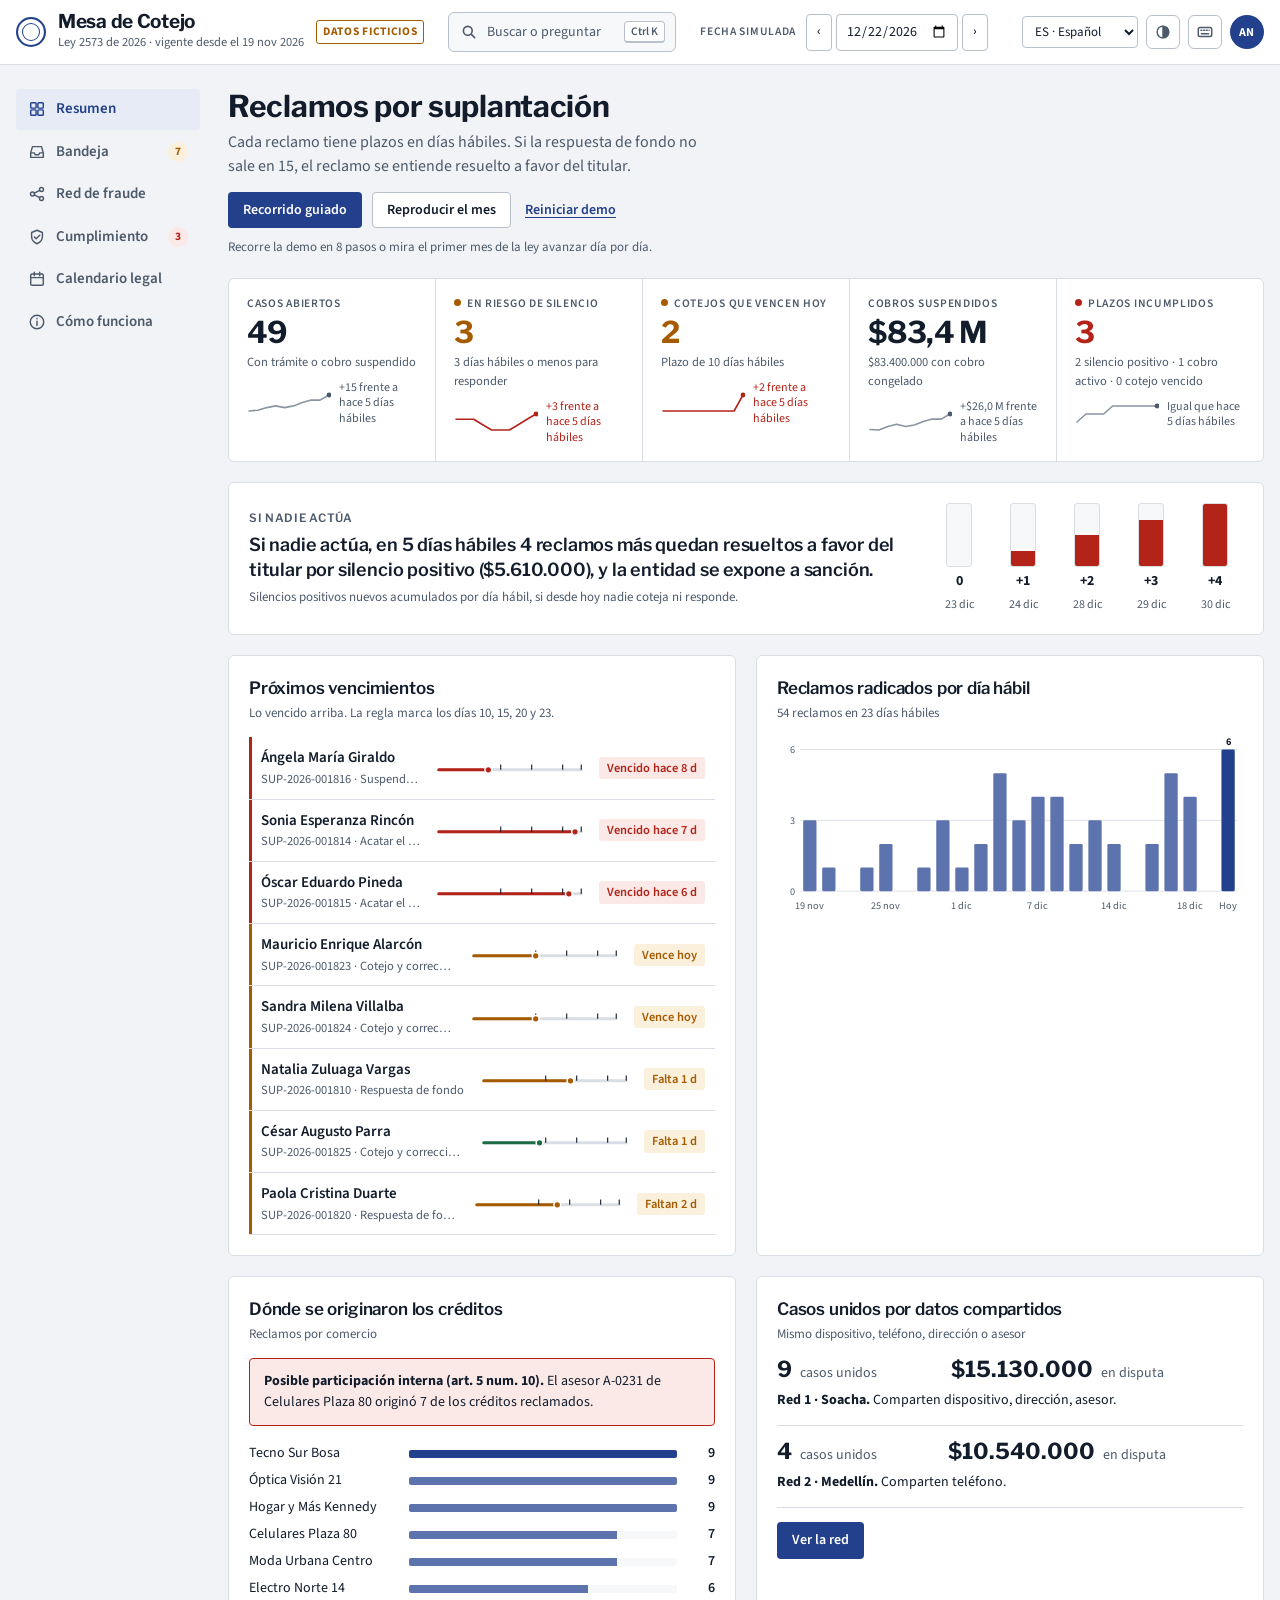
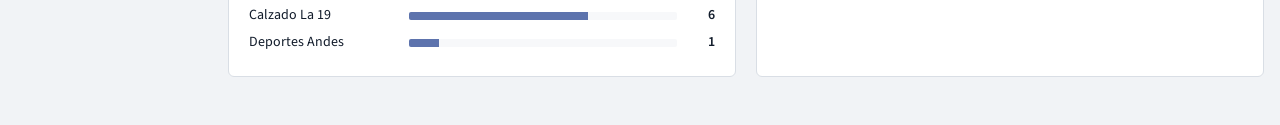
<file: index.html>
<!doctype html>
<html lang="es">
<head>
<meta charset="utf-8">
<meta name="viewport" content="width=device-width, initial-scale=1, viewport-fit=cover">
</head>
<body>
<title>Mesa de Cotejo</title>
<meta name="claude:viewport-fit-sides" content="cover">
<link rel="preconnect" href="https://fonts.googleapis.com">
<link rel="preconnect" href="https://fonts.gstatic.com" crossorigin>
<link rel="stylesheet" href="https://fonts.googleapis.com/css2?family=Libre+Franklin:wght@500;600;700&family=Source+Sans+3:wght@400;600;700&family=Source+Serif+4:ital,opsz,wght@1,8..60,400&display=swap">
<link rel="stylesheet" href="estilos.css">

<button type="button" class="saltar" id="btn-saltar">Saltar al contenido</button>
<p class="oculto" id="anuncio-fecha" aria-live="polite"></p>
<header class="barra" id="barra">
  <div class="barra-marca">
    <span class="sello" aria-hidden="true"></span>
    <div>
      <p class="marca">Mesa de Cotejo</p>
      <p class="aviso-ley" id="aviso-vigencia">Ley 2573 de 2026 · vigente desde el 19 nov 2026</p>
    </div>
    <span class="etiqueta-ficticio">Datos ficticios</span>
  </div>
  <button type="button" class="buscador" id="btn-paleta" aria-haspopup="dialog">
    <svg viewBox="0 0 20 20" aria-hidden="true"><circle cx="8.5" cy="8.5" r="5.5"/><path d="M13 13l4 4"/></svg>
    <span class="buscador-texto">Buscar o preguntar</span><kbd>Ctrl K</kbd>
  </button>
  <div class="barra-fecha">
    <label for="input-fecha" class="etq">Fecha simulada</label>
    <div class="grupo-fecha">
      <button type="button" id="btn-dia-anterior" class="btn btn-secundario btn-compacto" aria-label="Día hábil anterior">‹</button>
      <input type="date" id="input-fecha" class="control" aria-label="Fecha simulada" min="2026-11-02" max="2027-12-31" value="2026-12-22">
      <button type="button" id="btn-dia-siguiente" class="btn btn-secundario btn-compacto" aria-label="Siguiente día hábil">›</button>
    </div>
    <span class="texto-dia" id="texto-dia"></span>
  </div>
  <div class="barra-cuenta">
    <label for="selector-idioma" class="oculto">Idioma</label>
    <select id="selector-idioma" class="control control-compacto" data-sin-traducir>
      <option value="es">ES · Español</option><option value="en">EN · English</option><option value="pt">PT · Português</option>
    </select>
    <button type="button" class="btn-icono" id="btn-tema" aria-label="Cambiar tema: sistema" title="Tema: sistema">
      <svg viewBox="0 0 20 20" aria-hidden="true"><circle cx="10" cy="10" r="6.5"/><path d="M10 3.5v13" /><path d="M10 3.5a6.5 6.5 0 0 1 0 13z" class="relleno"/></svg>
    </button>
    <button type="button" class="btn-icono" id="btn-atajos" aria-label="Atajos de teclado" title="Atajos de teclado (?)">
      <svg viewBox="0 0 20 20" aria-hidden="true"><rect x="2.5" y="5" width="15" height="10" rx="2"/><path d="M5.5 8h1M8.5 8h1M11.5 8h1M14.5 8h0M6 12h8"/></svg>
    </button>
    <span class="avatar" title="Sesión de demostración: analista">AN</span>
  </div>
</header>

<div class="marco">
  <nav class="riel" aria-label="Secciones">
    <a href="#resumen" id="nav-resumen" class="riel-enlace"><svg viewBox="0 0 20 20" aria-hidden="true"><rect x="3" y="3" width="6" height="6" rx="1"/><rect x="11" y="3" width="6" height="6" rx="1"/><rect x="3" y="11" width="6" height="6" rx="1"/><rect x="11" y="11" width="6" height="6" rx="1"/></svg><span>Resumen</span></a>
    <a href="#bandeja" id="nav-bandeja" class="riel-enlace"><svg viewBox="0 0 20 20" aria-hidden="true"><path d="M3 11l2-7h10l2 7v5H3z"/><path d="M3 11h4l1 2h4l1-2h4"/></svg><span>Bandeja</span><span class="riel-cuenta" id="cuenta-bandeja"></span></a>
    <a href="#red" id="nav-red" class="riel-enlace"><svg viewBox="0 0 20 20" aria-hidden="true"><circle cx="5" cy="10" r="2.2"/><circle cx="15" cy="5" r="2.2"/><circle cx="15" cy="15" r="2.2"/><path d="M7 9l6-3M7 11l6 3"/></svg><span>Red de fraude</span></a>
    <a href="#cumplimiento" id="nav-cumplimiento" class="riel-enlace"><svg viewBox="0 0 20 20" aria-hidden="true"><path d="M10 2.5l6 2.5v4.5c0 4-2.6 6.6-6 8-3.4-1.4-6-4-6-8V5z"/><path d="M7 10l2 2 4-4"/></svg><span>Cumplimiento</span><span class="riel-cuenta riel-cuenta-critica" id="cuenta-cumplimiento"></span></a>
    <a href="#calendario" id="nav-calendario" class="riel-enlace"><svg viewBox="0 0 20 20" aria-hidden="true"><rect x="3" y="4.5" width="14" height="12.5" rx="1.5"/><path d="M3 8.5h14M7 2.5v4M13 2.5v4"/></svg><span>Calendario legal</span></a>
    <a href="#metodo" id="nav-metodo" class="riel-enlace"><svg viewBox="0 0 20 20" aria-hidden="true"><circle cx="10" cy="10" r="7.5"/><path d="M10 9v5M10 6.2v.1"/></svg><span>Cómo funciona</span></a>
  </nav>

  <main class="contenido" id="contenido-principal" tabindex="-1">
    <!-- Resumen -->
    <section id="vista-resumen" class="vista" aria-labelledby="t-resumen">
      <header class="vista-cabecera">
        <h1 id="t-resumen">Reclamos por suplantación</h1>
        <p>Cada reclamo tiene plazos en días hábiles. Si la respuesta de fondo no sale en 15, el reclamo se entiende resuelto a favor del titular.</p>
        <div class="acciones-demo">
          <button type="button" class="btn btn-principal" id="btn-recorrido">Recorrido guiado</button>
          <button type="button" class="btn btn-secundario" id="btn-reproducir" aria-pressed="false">Reproducir el mes</button>
          <button type="button" id="btn-reiniciar" class="btn btn-enlace">Reiniciar demo</button>
          <span class="nota">Recorre la demo en 8 pasos o mira el primer mes de la ley avanzar día por día.</span>
        </div>
      </header>

      <div class="kpis">
        <div class="kpi"><span class="etq">Casos abiertos</span><span class="kpi-valor" id="kpi-abiertos">0</span><span class="kpi-nota">Con trámite o cobro suspendido</span></div>
        <div class="kpi"><span class="etq">En riesgo de silencio</span><span class="kpi-valor" id="kpi-riesgo">0</span><span class="kpi-nota">3 días hábiles o menos para responder</span></div>
        <div class="kpi"><span class="etq">Cotejos que vencen hoy</span><span class="kpi-valor" id="kpi-cotejos">0</span><span class="kpi-nota">Plazo de 10 días hábiles</span></div>
        <div class="kpi"><span class="etq">Cobros suspendidos</span><span class="kpi-valor" id="kpi-suspendido">$0</span><span class="kpi-nota" id="kpi-suspendido-nota"></span></div>
        <div class="kpi"><span class="etq">Plazos incumplidos</span><span class="kpi-valor" id="kpi-incumplidos">0</span><span class="kpi-nota" id="kpi-incumplidos-nota"></span></div>
      </div>

      <section class="tarjeta pronostico" aria-labelledby="t-pron">
        <div class="pron-texto">
          <h2 class="etq" id="t-pron">Si nadie actúa</h2>
          <p class="pron-titular" id="pronostico-titular"></p>
          <p class="nota">Silencios positivos nuevos acumulados por día hábil, si desde hoy nadie coteja ni responde.</p>
        </div>
        <div class="pron-dias" id="pronostico-dias" aria-label="Silencios nuevos por día"></div>
      </section>

      <div class="rejilla-2">
        <section class="tarjeta" aria-labelledby="t-venc">
          <header class="tarjeta-cabecera">
            <h2 class="tarjeta-titulo" id="t-venc">Próximos vencimientos</h2>
            <p class="tarjeta-sub">Lo vencido arriba. La regla marca los días 10, 15, 20 y 23.</p>
          </header>
          <div id="lista-vencimientos" class="lista-venc"></div>
        </section>
        <section class="tarjeta" aria-labelledby="t-grafica">
          <header class="tarjeta-cabecera">
            <h2 class="tarjeta-titulo" id="t-grafica">Reclamos radicados por día hábil</h2>
            <p class="tarjeta-sub" id="grafica-total"></p>
          </header>
          <div id="grafica-radicaciones"></div>
        </section>
      </div>

      <div class="rejilla-2">
        <section class="tarjeta" aria-labelledby="t-comercios">
          <header class="tarjeta-cabecera">
            <h2 class="tarjeta-titulo" id="t-comercios">Dónde se originaron los créditos</h2>
            <p class="tarjeta-sub">Reclamos por comercio</p>
          </header>
          <p class="caja caja-critico" id="alerta-asesor" hidden></p>
          <div id="lista-comercios"></div>
        </section>
        <section class="tarjeta" aria-labelledby="t-redes">
          <header class="tarjeta-cabecera">
            <h2 class="tarjeta-titulo" id="t-redes">Casos unidos por datos compartidos</h2>
            <p class="tarjeta-sub">Mismo dispositivo, teléfono, dirección o asesor</p>
          </header>
          <div id="resumen-redes" class="resumen-redes"></div>
          <a href="#red" class="btn btn-principal">Ver la red</a>
        </section>
      </div>
    </section>

    <!-- Bandeja -->
    <section id="vista-bandeja" class="vista" aria-labelledby="t-bandeja" hidden>
      <header class="vista-cabecera">
        <h1 id="t-bandeja">Bandeja de casos</h1>
        <p>Ordenada por prioridad: urgencia del plazo, monto y evidencia. Abre un caso para ver su reloj legal, el cotejo y la recomendación.</p>
        <div class="acciones-demo"><button type="button" class="btn btn-principal" id="btn-radicar">Radicar reclamo</button><button type="button" class="btn btn-secundario" id="btn-exportar" hidden>Exportar CSV</button></div>
      </header>
      <div class="vistas-rapidas" role="group" aria-label="Vistas rápidas">
        <button type="button" class="chip" data-vista="todos" aria-pressed="true">Todos</button>
        <button type="button" class="chip" data-vista="pronto" aria-pressed="false">Vencen pronto</button>
        <button type="button" class="chip" data-vista="mios" aria-pressed="false">Mis casos</button>
        <button type="button" class="chip" data-vista="incumplidos" aria-pressed="false">Incumplidos</button>
        <button type="button" class="chip" data-vista="alta" aria-pressed="false">Evidencia clara</button>
        <button type="button" class="chip" data-vista="cerrados" aria-pressed="false">Cerrados</button>
      </div>
      <div class="filtros">
        <div class="campo"><label for="filtro-buscar" class="etq">Buscar</label><input type="search" id="filtro-buscar" class="control" placeholder="Radicado o nombre"></div>
        <div class="campo"><label for="filtro-estado" class="etq">Estado</label><select id="filtro-estado" class="control"><option value="todos">Todos</option></select></div>
        <div class="campo"><label for="filtro-banda" class="etq">Evidencia</label>
          <select id="filtro-banda" class="control"><option value="todas">Todas</option><option value="alta">Evidencia clara (60 o más)</option><option value="media">Parcial (30 a 59)</option><option value="baja">Sin elementos (menos de 30)</option></select></div>
        <div class="campo"><label for="filtro-comercio" class="etq">Comercio</label><select id="filtro-comercio" class="control"><option value="todos">Todos</option></select></div>
        <div class="campo"><label for="filtro-canal" class="etq">Canal</label><select id="filtro-canal" class="control"><option value="todos">Todos</option></select></div>
        <div class="campo"><label for="filtro-analista" class="etq">Analista</label><select id="filtro-analista" class="control"><option value="todos">Todos</option><option value="Tú">Mis casos</option></select></div>
      </div>
      <div class="tabla-envoltura tarjeta">
        <table class="tabla"><caption class="oculto">Casos de la bandeja, ordenados por la columna marcada</caption>
          <thead><tr><th scope="col" class="num"><button type="button" class="orden" data-orden="prioridad" title="Urgencia (hasta 60) + monto (hasta 25) + evidencia (hasta 15)">Prioridad</button></th><th scope="col"><button type="button" class="orden" data-orden="titular">Caso</button></th><th scope="col"><button type="button" class="orden" data-orden="analista">Analista</button></th><th scope="col"><button type="button" class="orden" data-orden="comercio">Comercio</button></th><th scope="col" class="num"><button type="button" class="orden" data-orden="monto">Monto</button></th><th scope="col"><button type="button" class="orden" data-orden="plazo">Próximo plazo</button></th><th scope="col"><button type="button" class="orden" data-orden="evidencia">Evidencia</button></th><th scope="col"><button type="button" class="orden" data-orden="estado">Estado</button></th></tr></thead>
          <tbody id="cuerpo-bandeja"></tbody>
        </table>
      </div>
      <p class="conteo" id="conteo-bandeja" aria-live="polite"></p>
    </section>

    <!-- Red de fraude -->
    <section id="vista-red" class="vista" aria-labelledby="t-red" hidden>
      <header class="vista-cabecera">
        <h1 id="t-red">Red de fraude</h1>
        <p>Un reclamo suelto es un caso. Varios reclamos con el mismo dispositivo, la misma dirección o el mismo asesor son una investigación.</p>
      </header>
      <div class="rejilla-red">
        <section class="tarjeta grafo-tarjeta" aria-label="Grafo de casos y datos compartidos">
          <div class="leyenda">
            <span><i class="mu mu-alta"></i>Evidencia clara</span>
            <span><i class="mu mu-media"></i>Parcial</span>
            <span><i class="mu mu-baja"></i>Sin elementos</span>
            <span><i class="mu mu-entidad"></i>Dato compartido</span>
            <span><i class="mu mu-asesor"></i>Mismo asesor</span>
          </div>
          <div class="grafo-envoltura"><svg id="svg-red" class="grafo" viewBox="0 0 720 440" role="group" aria-label="Casos unidos por datos compartidos"></svg></div>
          <p class="nota">Toca un círculo para abrir el caso. El número es el final del radicado.</p>
        </section>
        <div id="fichas-red" class="fichas-red"></div>
      </div>
    </section>

    <!-- Cumplimiento -->
    <section id="vista-cumplimiento" class="vista" aria-labelledby="t-cum" hidden>
      <header class="vista-cabecera">
        <h1 id="t-cum">Cumplimiento y auditoría</h1>
        <p>Lo que vería la Superintendencia en una inspección: qué plazos se cumplieron a tiempo y el registro de cada acción, con fecha y responsable.</p>
      </header>
      <div class="kpis kpis-4">
        <div class="kpi"><span class="etq">Plazos cumplidos a tiempo</span><span class="kpi-valor" id="cum-pct">0 %</span><span class="kpi-nota" id="cum-pct-nota"></span></div>
        <div class="kpi"><span class="etq">Tiempo medio de cotejo</span><span class="kpi-valor" id="cum-cotejo">0</span><span class="kpi-nota">hábiles, de 10 permitidos</span></div>
        <div class="kpi"><span class="etq">Tiempo medio de respuesta</span><span class="kpi-valor" id="cum-resp">0</span><span class="kpi-nota">hábiles, de 15 permitidos</span></div>
        <div class="kpi"><span class="etq">Monto expuesto a silencio</span><span class="kpi-valor kpi-dinero" id="cum-exposicion">$0</span><span class="kpi-nota">Casos en riesgo o con silencio configurado</span></div>
      </div>
      <section class="tarjeta" aria-labelledby="t-impacto">
        <header class="tarjeta-cabecera"><h2 class="tarjeta-titulo" id="t-impacto">Impacto financiero</h2><p class="tarjeta-sub">Montos de los casos hasta la fecha simulada. La pérdida esperada usa supuestos visibles, no calibrados.</p></header>
        <dl class="impacto">
          <div><dt>Resuelto a favor del titular por silencio</dt><dd id="imp-silencio">$0</dd><dd class="nota">Reclamos que se entienden resueltos a favor del titular por responder tarde; además, la entidad se expone a sanción.</dd></div>
          <div><dt>Exonerado por suplantación</dt><dd id="imp-exonerado">$0</dd><dd class="nota">Pérdida por fraude; se recupera solo si prospera la denuncia de estafa.</dd></div>
          <div><dt>Pérdida esperada de los casos abiertos</dt><dd id="imp-esperada">$0</dd><dd class="nota">Supuesto: 90 % si la evidencia es clara, 50 % si es parcial, 15 % sin elementos.</dd></div>
        </dl>
      </section>
      <section class="tarjeta" aria-labelledby="t-cum-tabla">
        <h2 class="tarjeta-titulo" id="t-cum-tabla">Plazos por obligación</h2>
        <div class="tabla-envoltura">
          <table class="tabla"><caption class="oculto">Plazos por obligación</caption><thead><tr><th scope="col">Obligación</th><th scope="col">Plazo</th><th scope="col" class="num">A tiempo</th><th scope="col" class="num">Tarde</th><th scope="col" class="num">Vencidos sin hacer</th><th scope="col" class="num">En término</th></tr></thead>
          <tbody id="cum-tabla"></tbody></table>
        </div>
      </section>
      <section class="tarjeta" aria-labelledby="t-cum-reg">
        <header class="tarjeta-cabecera"><h2 class="tarjeta-titulo" id="t-cum-reg">Registro de auditoría</h2><p class="tarjeta-sub">Cada acción guarda una huella SHA-256 que incluye la de la acción anterior. Si alguien cambia un registro viejo, la cadena se rompe desde ahí.</p></header>
        <div class="acciones-demo">
          <button type="button" class="btn btn-secundario" id="btn-verificar">Verificar integridad</button>
          <button type="button" class="btn btn-secundario" id="btn-alterar">Simular una alteración</button>
          <span class="nota" id="cum-cadena"></span>
        </div>
        <p class="caja" id="cum-verificacion" role="status" hidden></p>
        <div class="tabla-envoltura">
          <table class="tabla tabla-registro"><thead><tr><th scope="col" class="num">Fecha</th><th scope="col">Quién</th><th scope="col">Caso</th><th scope="col">Acción</th><th scope="col">Huella</th></tr></thead>
          <tbody id="cum-registro"></tbody></table>
        </div>
      </section>
      <section class="tarjeta" aria-labelledby="t-bitacora">
        <header class="tarjeta-cabecera"><h2 class="tarjeta-titulo" id="t-bitacora">Bitácora de decisiones</h2><p class="tarjeta-sub">Cada decisión de esta sesión, con la hora real, quién la tomó y su huella. Solo se agrega: deshacer también queda escrito.</p></header>
        <div class="acciones-demo"><button type="button" class="btn btn-secundario" id="btn-verificar-bitacora">Verificar bitácora</button></div>
        <p class="caja" id="bitacora-verificacion" role="status" hidden></p>
        <p class="vacio" id="bitacora-vacia">Todavía no hay decisiones. Abre un caso y decide algo para verla aquí.</p>
        <div class="tabla-envoltura">
          <table class="tabla tabla-registro"><thead><tr><th scope="col" class="num">N.º</th><th scope="col" class="num">Hora</th><th scope="col" class="num">Fecha simulada</th><th scope="col">Caso</th><th scope="col">Quién</th><th scope="col">Acción</th><th scope="col">Huella</th></tr></thead>
          <tbody id="bitacora-lista"></tbody></table>
        </div>
      </section>
    </section>

    <!-- (la bitácora va dentro de Cumplimiento) -->
    <!-- Calendario legal -->
    <section id="vista-calendario" class="vista" aria-labelledby="t-cal" hidden>
      <header class="vista-cabecera">
        <h1 id="t-cal">Calendario legal</h1>
        <p>Festivos de Colombia y plazos que vencen cada día en los casos abiertos.</p>
      </header>
      <section class="tarjeta">
        <div class="cal-cabecera">
          <button type="button" id="btn-mes-anterior" class="btn btn-secundario btn-compacto">‹ Mes anterior</button>
          <h2 id="titulo-mes" class="tarjeta-titulo">Diciembre 2026</h2>
          <button type="button" id="btn-mes-siguiente" class="btn btn-secundario btn-compacto">Mes siguiente ›</button>
        </div>
        <div class="cal-semana" aria-hidden="true"><span>Lun</span><span>Mar</span><span>Mié</span><span>Jue</span><span>Vie</span><span>Sáb</span><span>Dom</span></div>
        <div class="cal-dias" id="dias-calendario"></div>
      </section>
      <section class="tarjeta texto-largo">
        <h2 class="tarjeta-titulo">Cómo se cuentan los días hábiles</h2>
        <ul>
          <li>El día en que se radica el reclamo no cuenta. El plazo empieza el siguiente día hábil.</li>
          <li>No cuentan sábados, domingos ni festivos.</li>
          <li>Los festivos se calculan con la Ley 51 de 1983 (ley Emiliani): varios se trasladan al lunes siguiente y otros dependen de la fecha de Pascua. Desde la Ley 2578 de 2026 también es festivo el 9 de julio (Virgen de Chiquinquirá), así que en 2026 hay 19.</li>
          <li>La respuesta de fondo vence a los 15 días hábiles. Se puede prorrogar 8 más; si no se responde, opera el silencio positivo.</li>
        </ul>
      </section>
    </section>

    <!-- Cómo funciona -->
    <section id="vista-metodo" class="vista" aria-labelledby="t-metodo" hidden>
      <header class="vista-cabecera">
        <h1 id="t-metodo">Cómo funciona</h1>
        <p>Una mesa para que una entidad de crédito cumpla la Ley 2573 de 2026 sin dejar vencer plazos.</p>
      </header>
      <section class="tarjeta texto-largo">
        <h2 class="tarjeta-titulo">El problema</h2>
        <p>La Ley Estatutaria 2573 de 2026 se expidió el 19 de mayo de 2026 y entra en vigencia seis meses después, el 19 de noviembre (art. 13). Desde ese día, cuando una persona dice que la suplantaron, quien le dio el crédito tiene que suspender el cobro de inmediato, cotejar documentos en 10 días hábiles y responder en 15. Si no responde a tiempo, el reclamo se entiende resuelto a favor de la persona y la entidad puede ser sancionada.</p>
        <div class="tabla-envoltura">
          <table class="tabla tabla-simple">
            <thead><tr><th scope="col">Qué hay que hacer</th><th scope="col">Plazo</th><th scope="col">Artículo</th></tr></thead>
            <tbody>
              <tr><td>Suspender el cobro, los intereses y los gastos de cobranza</td><td>Inmediato</td><td>Art. 8 inc. 2</td></tr>
              <tr><td>Bloquear el cupo y el producto adquirido por suplantación</td><td>Inmediato</td><td>Art. 5 num. 5</td></tr>
              <tr><td>Avisar al titular que tiene 20 días hábiles para denunciar</td><td>El mismo día</td><td>Art. 8 inc. 3 y art. 5 num. 6</td></tr>
              <tr><td>Informar a las centrales para que marquen «reclamo en trámite»</td><td>2 días hábiles</td><td>Ley 1266, art. 16-II</td></tr>
              <tr><td>Entregar copia de los documentos del crédito si los pide</td><td>No se puede negar</td><td>Art. 5 num. 7</td></tr>
              <tr><td>Cotejar documentos y pedir la leyenda «Víctima de Falsedad Personal»</td><td>10 días hábiles</td><td>Ley 1266, art. 16-II num. 7 (mod. art. 7 Ley 2573)</td></tr>
              <tr><td>Responder de fondo</td><td>15 días hábiles, prorrogables 8</td><td>Ley 1266, art. 16-II num. 8 (mod. art. 7 Ley 2573)</td></tr>
              <tr><td>Plazo del titular para denunciar; si no lo hace, se puede reanudar el cobro</td><td>20 días hábiles</td><td>Art. 8, par. 1</td></tr>
              <tr><td>Formular la denuncia penal de la entidad (falsedad personal y conexos)</td><td>20 días hábiles</td><td>Art. 8 inc. 3 (Sentencia C-413 de 2025)</td></tr>
              <tr><td>Denunciar la estafa si hay discrepancias</td><td>En el trámite</td><td>Art. 5 num. 9</td></tr>
              <tr><td>Reportar a la DIAN</td><td>En el trámite</td><td>Art. 5 num. 8</td></tr>
              <tr><td>Investigar si hubo funcionarios involucrados</td><td>Si hay indicios</td><td>Art. 5 num. 10</td></tr>
              <tr><td>Exonerar si hay elementos que evidencian la suplantación</td><td>En el trámite</td><td>Art. 10, inciso 1</td></tr>
            </tbody>
          </table>
        </div>
        <h2 class="tarjeta-titulo">Quién hace qué</h2>
        <ol class="capas" aria-label="Capas de la mesa">
          <li class="capa"><span class="etq">1 · Código determinista</span><strong>Calendario, plazos y puntaje</strong><span>Festivos de Colombia, días hábiles, reglas de evidencia. Siempre da el mismo resultado y se puede auditar.</span></li>
          <li class="capa capa-ia"><span class="etq">2 · Asistente de IA</span><strong>Explica, resume y redacta</strong><span>Pide las fechas al calendario como herramienta. Cada consulta queda a la vista.</span></li>
          <li class="capa capa-humano"><span class="etq">3 · Analista</span><strong>Decide y firma</strong><span>Aprueba, pide validación, escala o reanuda el cobro. Todo queda en el registro de auditoría.</span></li>
        </ol>
        <h2 class="tarjeta-titulo">Qué hace el código y qué haría la IA</h2>
        <p><strong>Las fechas legales nunca las calcula una IA.</strong> Los plazos, los festivos y el puntaje de evidencia son reglas fijas que se pueden auditar. Una IA serviría para resumir el reclamo y los anexos y para redactar el borrador de respuesta. Cada decisión la aprueba una persona y queda en la línea de tiempo del caso.</p>
        <h2 class="tarjeta-titulo">Por qué no hay botón «rechazar»</h2>
        <p>El artículo 10 dice que la entidad no puede determinar que no hubo suplantación: eso lo deciden los jueces. Por eso la mesa solo ofrece salidas legales: exonerar si hay elementos, mantener la suspensión mientras llega la denuncia o, si pasaron 20 días hábiles sin denuncia, reanudar el cobro con aprobación de un analista.</p>
        <h2 class="tarjeta-titulo">Límites del prototipo y cómo sería en producción</h2>
        <ul>
          <li><strong>Integraciones.</strong> Aquí suspender el cobro o pedir la corrección a las centrales es un registro. En producción serían llamadas al sistema de cobranza y a las centrales con acuse de recibo, reintentos y una alerta si el acuse no llega el mismo día.</li>
          <li><strong>Puntaje.</strong> Los pesos son supuestos razonables, no calibrados. Con casos reales se mediría cuántos «evidencia clara» terminan con decisión judicial en contra (falsos positivos) antes de dejar que el puntaje sugiera exonerar.</li>
          <li><strong>Respuesta de fondo.</strong> Las plantillas de respuesta las debe aprobar el área jurídica: la mesa solo garantiza que salgan a tiempo y con el resultado del cotejo.</li>
          <li><strong>Datos personales.</strong> La IA no recibe cédula, dirección, teléfono ni correo, y trata los textos de los casos como datos, no como instrucciones.</li>
          <li><strong>El silencio positivo no se deshace.</strong> Una respuesta tardía queda registrada como tarde y el caso se acata a favor del titular.</li>
          <li><strong>Devolución por fallas de seguridad.</strong> Si la entidad incumplió los protocolos de seguridad, debe devolver el dinero o eliminar la deuda (art. 5 par. 2). La demo no lo modela; en producción se cruzaría con los controles de aprobación, por ejemplo una biometría bajo 0,70.</li>
        </ul>
        <h2 class="tarjeta-titulo">Cómo probarla</h2>
        <p>Cambia la fecha simulada con las flechas de arriba. Al avanzar un día, los cotejos que vencían hoy pasan a vencidos. Abre un caso en riesgo y aprueba la recomendación para ver cómo cambia su estado. «Reiniciar demo» borra tus decisiones.</p>
        <h2 class="tarjeta-titulo">Fuentes</h2>
        <p>Ley Estatutaria 2573 de 2026, Diario Oficial No. 53.496 del 20 de mayo de 2026. <a href="https://www.superfinanciera.gov.co/publicaciones/10116246/boletin-juridico-no-123/" target="_blank" rel="noopener">Boletín Jurídico No. 123 de la Superintendencia Financiera</a>.</p>
        <p class="caja">Prototipo de portafolio con datos ficticios. No es asesoría jurídica.</p>
      </section>
    </section>
  </main>
</div>

<div class="velo" id="velo" hidden></div>
<aside class="panel" id="panel-detalle" role="dialog" aria-modal="true" aria-labelledby="det-titular" hidden>
  <header class="panel-cabecera">
    <div class="panel-titulos">
      <p class="panel-rad" id="det-radicado"></p>
      <h2 class="panel-nombre" id="det-titular"></h2>
      <p class="panel-datos" id="det-datos"></p>
      <p class="panel-estado" id="det-estado"></p>
    </div>
    <button type="button" id="btn-cerrar-detalle" class="btn-cerrar" aria-label="Cerrar el caso">×</button>
  </header>
  <div class="pestanas" role="tablist" aria-label="Secciones del caso">
    <button type="button" role="tab" class="pestana" id="pes-resumen" aria-controls="tab-resumen" aria-selected="true">Resumen</button>
    <button type="button" role="tab" class="pestana" id="pes-cotejo" aria-controls="tab-cotejo" aria-selected="false">Cotejo y evidencia</button>
    <button type="button" role="tab" class="pestana" id="pes-respuesta" aria-controls="tab-respuesta" aria-selected="false">Respuesta</button>
    <button type="button" role="tab" class="pestana" id="pes-actividad" aria-controls="tab-actividad" aria-selected="false">Actividad</button>
  </div>
  <div class="panel-cuerpo">
    <div class="pestana-panel" role="tabpanel" id="tab-resumen" aria-labelledby="pes-resumen">
    <section class="bloque bloque-ia" id="det-ia" hidden>
      <div class="ia-cabecera">
        <h3 class="bloque-titulo">Asistente</h3>
        <button type="button" class="btn btn-secundario btn-compacto" id="btn-ia-explicar">Explicar este caso</button>
      </div>
      <form class="ia-form" id="form-ia-caso">
        <label for="det-ia-pregunta" class="oculto">Pregunta sobre este caso</label>
        <input type="text" id="det-ia-pregunta" class="control" placeholder="Pregunta: ¿qué pasa si no respondo antes del día 15?" autocomplete="off">
        <button type="submit" class="btn btn-principal btn-compacto">Preguntar</button>
      </form>
      <div class="ia-salida" id="det-ia-salida" aria-live="polite"></div>
      <details class="ia-datos">
        <summary>Qué datos ve la IA</summary>
        <p>Radicado, nombre, ciudad, canal, comercio, asesor, monto, plazos, obligaciones, reglas del puntaje y qué datos no coincidieron. No ve la cédula, la dirección, el teléfono ni el correo. Las fechas las pide al calendario de la mesa, y si su respuesta concluye que «no hubo suplantación», la mesa la marca para revisión.</p>
      </details>
    </section>
    <section class="bloque">
      <h3 class="bloque-titulo">Reloj legal</h3>
      <div id="det-reloj" class="reloj"></div>
      <p class="nota" id="det-reloj-nota"></p>
    </section>
    <section class="bloque" id="det-decision">
      <h3 class="bloque-titulo">Decisión del analista</h3>
      <p class="caja caja-acento" id="det-recomendacion"></p>
      <div class="botones">
        <button type="button" class="btn btn-peligro" id="btn-suspender" hidden>Suspender el cobro ahora</button>
        <button type="button" class="btn btn-principal" id="btn-acatar" hidden>Acatar el silencio y corregir centrales</button>
        <button type="button" class="btn btn-principal" id="btn-aprobar">Aprobar recomendación</button>
        <button type="button" class="btn btn-secundario" id="btn-prorrogar" hidden>Prorrogar 8 días hábiles</button>
        <button type="button" class="btn btn-secundario" id="btn-validar">Pedir validación de identidad</button>
        <button type="button" class="btn btn-secundario" id="btn-investigar">Escalar a investigación interna</button>
        <button type="button" class="btn btn-secundario" id="btn-reanudar">Reanudar cobro</button>
        <button type="button" class="btn btn-enlace" id="btn-deshacer" hidden>Deshacer mi última decisión</button>
      </div>
      <div class="confirmar confirmar-firma" id="confirmar-firma" hidden>
        <p>Segunda firma: <strong>Camila Rojas, supervisora de fraude</strong>. En producción sería otra persona entrando con su propio usuario; en la demo se simula.</p>
        <div class="botones"><button type="button" class="btn btn-principal" id="btn-firmar">Firmar como Camila Rojas</button><button type="button" class="btn btn-secundario" id="btn-cancelar-firma">Cancelar</button></div>
      </div>
      <p class="nota" id="det-nota-decision"></p>
      <p class="caja caja-acento" id="det-doble-firma" hidden>Exoneraciones desde $1.500.000 necesitan dos firmas: la de quien propone y la de una supervisora. Así una sola persona no puede condonar una deuda grande.</p>
      <div class="confirmar" id="confirmar-reanudar" hidden>
        <p>Pasaron 20 días hábiles sin denuncia. El cobro se reanuda con intereses desde la fecha en que se suspendió (art. 8 par. 1). ¿Confirmas?</p>
        <div class="botones">
          <button type="button" class="btn btn-peligro" id="btn-confirmar-reanudar">Sí, reanudar el cobro</button>
          <button type="button" class="btn btn-secundario" id="btn-cancelar-reanudar">Cancelar</button>
        </div>
      </div>
    </section>
    <section class="bloque">
      <h3 class="bloque-titulo">Obligaciones</h3>
      <ol class="obligaciones" id="det-obligaciones"></ol>
    </section>
    </div>
    <div class="pestana-panel" role="tabpanel" id="tab-cotejo" aria-labelledby="pes-cotejo" hidden>
    <section class="bloque" id="det-cotejo-bloque">
      <h3 class="bloque-titulo">Cotejo</h3>
      <div class="documentos" id="det-documentos"></div>
      <p class="nota">Representación ficticia. Lo marcado en rojo no coincide entre los dos documentos.</p>
      <div class="tabla-envoltura">
        <table class="tabla tabla-cotejo"><caption class="oculto">Cotejo: lo recibido al aprobar el crédito frente a lo que aporta el titular</caption>
          <thead><tr><th scope="col">Dato</th><th scope="col">Lo que recibimos al aprobar el crédito</th><th scope="col">Lo que aporta el titular</th><th scope="col">Resultado</th></tr></thead>
          <tbody id="det-cotejo"></tbody>
        </table>
      </div>
    </section>
    <section class="bloque">
      <h3 class="bloque-titulo">Evidencia de suplantación</h3>
      <div class="puntaje-fila"><span class="puntaje-num" id="det-puntaje">0</span><span class="puntaje-de">/ 100</span><span class="puntaje-banda" id="det-banda"></span></div>
      <span class="evid-riel evid-grande"><span class="evid-relleno" id="det-barra"></span></span>
      <p class="nota">Desmarca una regla para ver cómo cambiaría el puntaje sin ella.</p>
      <ul class="reglas" id="det-reglas"></ul>
      <p class="caja caja-alerta" id="det-simulado" hidden></p>
    </section>
    </div>
    <div class="pestana-panel" role="tabpanel" id="tab-respuesta" aria-labelledby="pes-respuesta" hidden>
    <section class="bloque">
      <h3 class="bloque-titulo">Borrador de respuesta</h3>
      <p class="nota" id="det-borrador-etiqueta"></p>
      <p class="nota">La carta sale en español: es el idioma del titular y de la ley.</p>
      <label for="det-borrador" class="oculto">Borrador de respuesta al titular</label>
      <textarea id="det-borrador" class="borrador" rows="14"></textarea>
      <button type="button" class="btn btn-secundario" id="btn-copiar">Copiar borrador</button>
    </section>
    </div>
    <div class="pestana-panel" role="tabpanel" id="tab-actividad" aria-labelledby="pes-actividad" hidden>
    <section class="bloque bloque-final">
      <h3 class="bloque-titulo">Línea de tiempo</h3>
      <ol class="linea" id="det-linea"></ol>
      <details class="integraciones">
        <summary>Eventos para integraciones (<span id="det-eventos-cuenta">0</span>)</summary>
        <p class="nota">Lo que la mesa enviaría a cobranza, a las centrales de riesgo y a la DIAN, con clave de idempotencia para no repetir una orden.</p>
        <pre class="json" id="det-eventos" data-sin-traducir>[]</pre>
      </details>
      <button type="button" class="btn btn-secundario" id="btn-expediente" hidden>Descargar expediente (JSON)</button>
    </section>
    </div>
  </div>
</aside>

<div class="velo velo-alto" id="velo-paleta" hidden></div>
<div class="paleta" id="paleta" role="dialog" aria-modal="true" aria-label="Buscar o preguntar" hidden>
  <div class="paleta-campo">
    <svg viewBox="0 0 20 20" aria-hidden="true"><circle cx="8.5" cy="8.5" r="5.5"/><path d="M13 13l4 4"/></svg>
    <input type="text" id="paleta-entrada" class="paleta-entrada" role="combobox" aria-expanded="true" aria-controls="paleta-lista" autocomplete="off" placeholder="Busca un caso, salta a una vista o pregunta a la IA">
    <kbd>Esc</kbd>
  </div>
  <ul class="paleta-lista" id="paleta-lista" role="listbox"></ul>
  <div class="paleta-respuesta ia-salida" id="paleta-respuesta" aria-live="polite" hidden></div>
</div>

<div class="dialogo" id="dialogo-radicar" role="dialog" aria-modal="true" aria-labelledby="t-radicar" hidden>
  <form id="form-radicar" class="dialogo-cuerpo">
    <header><h2 class="tarjeta-titulo" id="t-radicar">Radicar un reclamo</h2><p class="nota">Se radica el <span id="rad-fecha"></span>. El cobro se suspende de inmediato y el reloj empieza a correr.</p></header>
    <div class="rejilla-form">
      <div class="campo"><label for="rad-nombre" class="etq">Nombre del titular</label><input id="rad-nombre" class="control" autocomplete="off" placeholder="Ej.: Marta Lucía Prieto"></div>
      <div class="campo"><label for="rad-cedula" class="etq">Últimos 4 de la cédula</label><input id="rad-cedula" class="control" inputmode="numeric" maxlength="4" placeholder="Ej.: 7712"></div>
      <div class="campo"><label for="rad-ciudad" class="etq">Ciudad</label><select id="rad-ciudad" class="control"></select></div>
      <div class="campo"><label for="rad-canal" class="etq">Canal</label><select id="rad-canal" class="control"></select></div>
      <div class="campo"><label for="rad-comercio" class="etq">Comercio</label><select id="rad-comercio" class="control"></select></div>
      <div class="campo"><label for="rad-categoria" class="etq">Categoría</label><select id="rad-categoria" class="control"></select></div>
      <div class="campo"><label for="rad-monto" class="etq">Monto del crédito (COP)</label><input id="rad-monto" class="control" type="number" min="50000" step="10000" value="1890000"></div>
    </div>
    <fieldset class="senales">
      <legend class="etq">Lo que encontró el analista al revisar la solicitud</legend>
      <label><input type="checkbox" value="expedicion"> La fecha de expedición de la cédula no coincide</label>
      <label><input type="checkbox" value="biometria"> La selfie no pasó la biometría</label>
      <label><input type="checkbox" value="dispositivo"> El dispositivo lo usaron varias cédulas</label>
      <label><input type="checkbox" value="linea"> La línea telefónica era nueva</label>
      <label><input type="checkbox" value="correo"> El correo se creó días antes</label>
      <label><input type="checkbox" value="ubicacion"> Entrega o conexión en otra ciudad</label>
      <label><input type="checkbox" value="reventa"> Celular o electrónica por casi todo el cupo</label>
    </fieldset>
    <p class="txt-critico" id="rad-error" role="alert"></p>
    <div class="botones"><button type="submit" class="btn btn-principal">Radicar y abrir el caso</button><button type="button" class="btn btn-secundario" id="rad-cancelar">Cancelar</button></div>
  </form>
</div>

<div class="dialogo" id="dialogo-atajos" role="dialog" aria-modal="true" aria-labelledby="t-atajos" hidden>
  <div class="dialogo-cuerpo dialogo-angosto">
    <h2 class="tarjeta-titulo" id="t-atajos">Atajos de teclado</h2>
    <dl class="atajos">
      <div><dt><kbd>Ctrl</kbd> <kbd>K</kbd></dt><dd>Buscar o preguntar</dd></div>
      <div><dt><kbd>1</kbd> a <kbd>6</kbd></dt><dd>Ir a cada sección</dd></div>
      <div><dt><kbd>Alt</kbd> <kbd>→</kbd> <kbd>←</kbd></dt><dd>Siguiente o anterior día hábil</dd></div>
      <div><dt><kbd>J</kbd> <kbd>K</kbd></dt><dd>Siguiente o anterior caso con el panel abierto</dd></div>
      <div><dt><kbd>Esc</kbd></dt><dd>Cerrar la ventana de encima</dd></div>
      <div><dt><kbd>?</kbd></dt><dd>Ver estos atajos</dd></div>
    </dl>
    <label class="interruptor"><input type="checkbox" id="atajos-simples" checked> Atajos de una sola tecla (1 a 6, J, K y ?)</label>
    <p class="nota">Desactívalos si usas un lector de pantalla o dictado por voz: así ninguna letra suelta dispara una acción.</p>
    <div class="botones"><button type="button" class="btn btn-principal" id="atajos-cerrar">Entendido</button></div>
  </div>
</div>

<div class="recorrido" id="recorrido" hidden>
  <div class="rec-foco" id="rec-foco" hidden></div>
  <div class="rec-tarjeta" id="rec-tarjeta" role="dialog" aria-labelledby="rec-titulo" aria-live="polite">
    <p class="etq" id="rec-paso"></p>
    <h2 class="tarjeta-titulo" id="rec-titulo"></h2>
    <p id="rec-texto"></p>
    <div class="botones">
      <button type="button" class="btn btn-secundario btn-compacto" id="rec-anterior">Anterior</button>
      <button type="button" class="btn btn-principal btn-compacto" id="rec-siguiente">Siguiente</button>
      <button type="button" class="btn btn-enlace" id="rec-salir">Salir</button>
    </div>
  </div>
</div>

<div class="aviso-flotante" id="aviso-flotante" hidden><span id="aviso-texto"></span><button type="button" class="aviso-accion" id="aviso-accion" hidden>Deshacer</button></div>

<script src="calendario.js"></script>
<script src="datos.js"></script>
<script src="idiomas.js"></script>
<script src="idioma-en.js"></script>
<script src="idioma-pt.js"></script>
<script src="extras.js"></script>
<script src="asistente.js"></script>
<script src="vistas.js"></script>
<script src="detalle.js"></script>
<script src="pro.js"></script>
<script src="integraciones.js"></script>

</body>
</html>
</file>
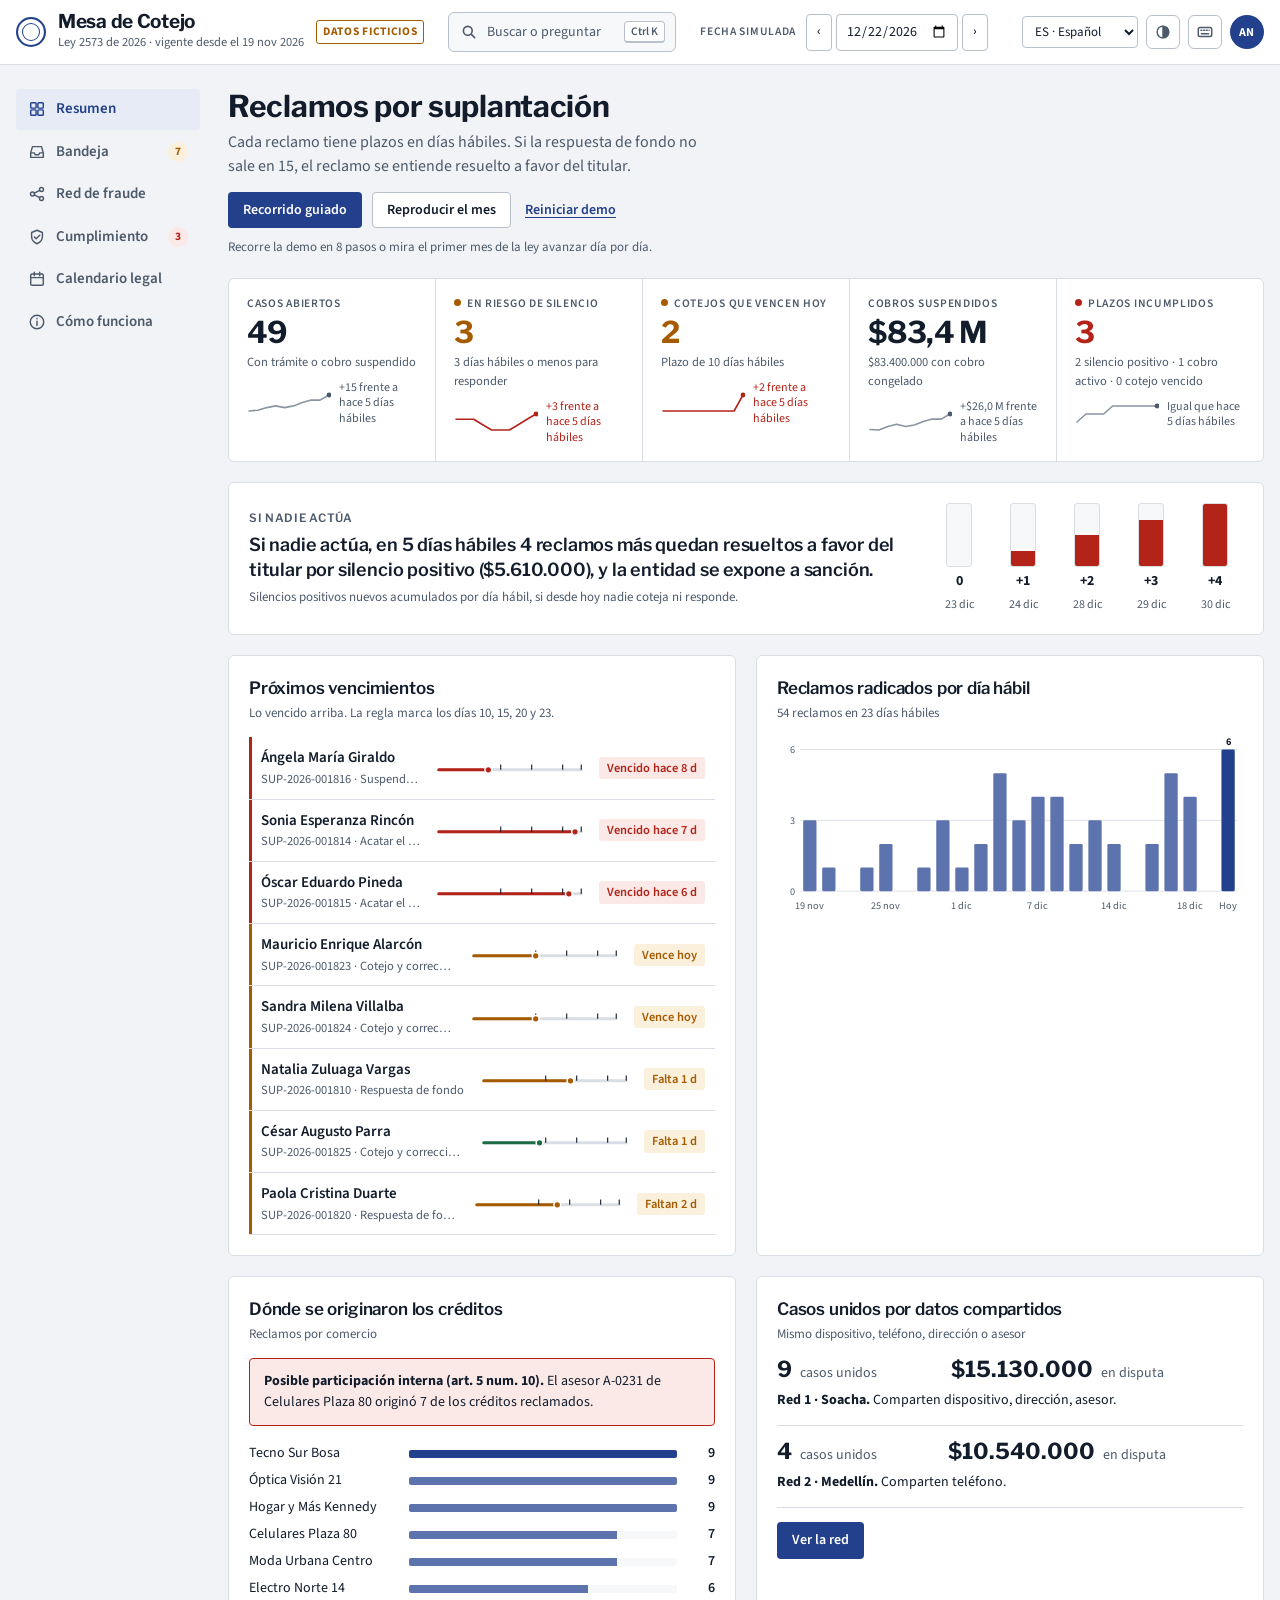
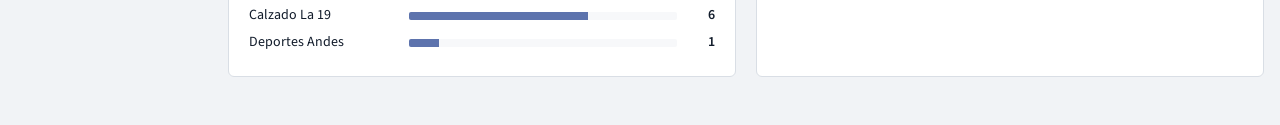
<file: abrir_local.html>
<!doctype html>
<html lang="es">
<head>
<meta charset="utf-8">
<meta name="viewport" content="width=device-width, initial-scale=1, viewport-fit=cover">
</head>
<body>
<title>Mesa de Cotejo</title>
<meta name="claude:viewport-fit-sides" content="cover">
<link rel="preconnect" href="https://fonts.googleapis.com">
<link rel="preconnect" href="https://fonts.gstatic.com" crossorigin>
<link rel="stylesheet" href="https://fonts.googleapis.com/css2?family=Libre+Franklin:wght@500;600;700&family=Source+Sans+3:wght@400;600;700&family=Source+Serif+4:ital,opsz,wght@1,8..60,400&display=swap">
<link rel="stylesheet" href="estilos.css?v=1793734044">

<button type="button" class="saltar" id="btn-saltar">Saltar al contenido</button>
<p class="oculto" id="anuncio-fecha" aria-live="polite"></p>
<header class="barra" id="barra">
  <div class="barra-marca">
    <span class="sello" aria-hidden="true"></span>
    <div>
      <p class="marca">Mesa de Cotejo</p>
      <p class="aviso-ley" id="aviso-vigencia">Ley 2573 de 2026 · vigente desde el 19 nov 2026</p>
    </div>
    <span class="etiqueta-ficticio">Datos ficticios</span>
  </div>
  <button type="button" class="buscador" id="btn-paleta" aria-haspopup="dialog">
    <svg viewBox="0 0 20 20" aria-hidden="true"><circle cx="8.5" cy="8.5" r="5.5"/><path d="M13 13l4 4"/></svg>
    <span class="buscador-texto">Buscar o preguntar</span><kbd>Ctrl K</kbd>
  </button>
  <div class="barra-fecha">
    <label for="input-fecha" class="etq">Fecha simulada</label>
    <div class="grupo-fecha">
      <button type="button" id="btn-dia-anterior" class="btn btn-secundario btn-compacto" aria-label="Día hábil anterior">‹</button>
      <input type="date" id="input-fecha" class="control" aria-label="Fecha simulada" min="2026-11-02" max="2027-12-31" value="2026-12-22">
      <button type="button" id="btn-dia-siguiente" class="btn btn-secundario btn-compacto" aria-label="Siguiente día hábil">›</button>
    </div>
    <span class="texto-dia" id="texto-dia"></span>
  </div>
  <div class="barra-cuenta">
    <label for="selector-idioma" class="oculto">Idioma</label>
    <select id="selector-idioma" class="control control-compacto" data-sin-traducir>
      <option value="es">ES · Español</option><option value="en">EN · English</option><option value="pt">PT · Português</option>
    </select>
    <button type="button" class="btn-icono" id="btn-tema" aria-label="Cambiar tema: sistema" title="Tema: sistema">
      <svg viewBox="0 0 20 20" aria-hidden="true"><circle cx="10" cy="10" r="6.5"/><path d="M10 3.5v13" /><path d="M10 3.5a6.5 6.5 0 0 1 0 13z" class="relleno"/></svg>
    </button>
    <button type="button" class="btn-icono" id="btn-atajos" aria-label="Atajos de teclado" title="Atajos de teclado (?)">
      <svg viewBox="0 0 20 20" aria-hidden="true"><rect x="2.5" y="5" width="15" height="10" rx="2"/><path d="M5.5 8h1M8.5 8h1M11.5 8h1M14.5 8h0M6 12h8"/></svg>
    </button>
    <span class="avatar" title="Sesión de demostración: analista">AN</span>
  </div>
</header>

<div class="marco">
  <nav class="riel" aria-label="Secciones">
    <a href="#resumen" id="nav-resumen" class="riel-enlace"><svg viewBox="0 0 20 20" aria-hidden="true"><rect x="3" y="3" width="6" height="6" rx="1"/><rect x="11" y="3" width="6" height="6" rx="1"/><rect x="3" y="11" width="6" height="6" rx="1"/><rect x="11" y="11" width="6" height="6" rx="1"/></svg><span>Resumen</span></a>
    <a href="#bandeja" id="nav-bandeja" class="riel-enlace"><svg viewBox="0 0 20 20" aria-hidden="true"><path d="M3 11l2-7h10l2 7v5H3z"/><path d="M3 11h4l1 2h4l1-2h4"/></svg><span>Bandeja</span><span class="riel-cuenta" id="cuenta-bandeja"></span></a>
    <a href="#red" id="nav-red" class="riel-enlace"><svg viewBox="0 0 20 20" aria-hidden="true"><circle cx="5" cy="10" r="2.2"/><circle cx="15" cy="5" r="2.2"/><circle cx="15" cy="15" r="2.2"/><path d="M7 9l6-3M7 11l6 3"/></svg><span>Red de fraude</span></a>
    <a href="#cumplimiento" id="nav-cumplimiento" class="riel-enlace"><svg viewBox="0 0 20 20" aria-hidden="true"><path d="M10 2.5l6 2.5v4.5c0 4-2.6 6.6-6 8-3.4-1.4-6-4-6-8V5z"/><path d="M7 10l2 2 4-4"/></svg><span>Cumplimiento</span><span class="riel-cuenta riel-cuenta-critica" id="cuenta-cumplimiento"></span></a>
    <a href="#calendario" id="nav-calendario" class="riel-enlace"><svg viewBox="0 0 20 20" aria-hidden="true"><rect x="3" y="4.5" width="14" height="12.5" rx="1.5"/><path d="M3 8.5h14M7 2.5v4M13 2.5v4"/></svg><span>Calendario legal</span></a>
    <a href="#metodo" id="nav-metodo" class="riel-enlace"><svg viewBox="0 0 20 20" aria-hidden="true"><circle cx="10" cy="10" r="7.5"/><path d="M10 9v5M10 6.2v.1"/></svg><span>Cómo funciona</span></a>
  </nav>

  <main class="contenido" id="contenido-principal" tabindex="-1">
    <!-- Resumen -->
    <section id="vista-resumen" class="vista" aria-labelledby="t-resumen">
      <header class="vista-cabecera">
        <h1 id="t-resumen">Reclamos por suplantación</h1>
        <p>Cada reclamo tiene plazos en días hábiles. Si la respuesta de fondo no sale en 15, el reclamo se entiende resuelto a favor del titular.</p>
        <div class="acciones-demo">
          <button type="button" class="btn btn-principal" id="btn-recorrido">Recorrido guiado</button>
          <button type="button" class="btn btn-secundario" id="btn-reproducir" aria-pressed="false">Reproducir el mes</button>
          <button type="button" id="btn-reiniciar" class="btn btn-enlace">Reiniciar demo</button>
          <span class="nota">Recorre la demo en 8 pasos o mira el primer mes de la ley avanzar día por día.</span>
        </div>
      </header>

      <div class="kpis">
        <div class="kpi"><span class="etq">Casos abiertos</span><span class="kpi-valor" id="kpi-abiertos">0</span><span class="kpi-nota">Con trámite o cobro suspendido</span></div>
        <div class="kpi"><span class="etq">En riesgo de silencio</span><span class="kpi-valor" id="kpi-riesgo">0</span><span class="kpi-nota">3 días hábiles o menos para responder</span></div>
        <div class="kpi"><span class="etq">Cotejos que vencen hoy</span><span class="kpi-valor" id="kpi-cotejos">0</span><span class="kpi-nota">Plazo de 10 días hábiles</span></div>
        <div class="kpi"><span class="etq">Cobros suspendidos</span><span class="kpi-valor" id="kpi-suspendido">$0</span><span class="kpi-nota" id="kpi-suspendido-nota"></span></div>
        <div class="kpi"><span class="etq">Plazos incumplidos</span><span class="kpi-valor" id="kpi-incumplidos">0</span><span class="kpi-nota" id="kpi-incumplidos-nota"></span></div>
      </div>

      <section class="tarjeta pronostico" aria-labelledby="t-pron">
        <div class="pron-texto">
          <h2 class="etq" id="t-pron">Si nadie actúa</h2>
          <p class="pron-titular" id="pronostico-titular"></p>
          <p class="nota">Silencios positivos nuevos acumulados por día hábil, si desde hoy nadie coteja ni responde.</p>
        </div>
        <div class="pron-dias" id="pronostico-dias" aria-label="Silencios nuevos por día"></div>
      </section>

      <div class="rejilla-2">
        <section class="tarjeta" aria-labelledby="t-venc">
          <header class="tarjeta-cabecera">
            <h2 class="tarjeta-titulo" id="t-venc">Próximos vencimientos</h2>
            <p class="tarjeta-sub">Lo vencido arriba. La regla marca los días 10, 15, 20 y 23.</p>
          </header>
          <div id="lista-vencimientos" class="lista-venc"></div>
        </section>
        <section class="tarjeta" aria-labelledby="t-grafica">
          <header class="tarjeta-cabecera">
            <h2 class="tarjeta-titulo" id="t-grafica">Reclamos radicados por día hábil</h2>
            <p class="tarjeta-sub" id="grafica-total"></p>
          </header>
          <div id="grafica-radicaciones"></div>
        </section>
      </div>

      <div class="rejilla-2">
        <section class="tarjeta" aria-labelledby="t-comercios">
          <header class="tarjeta-cabecera">
            <h2 class="tarjeta-titulo" id="t-comercios">Dónde se originaron los créditos</h2>
            <p class="tarjeta-sub">Reclamos por comercio</p>
          </header>
          <p class="caja caja-critico" id="alerta-asesor" hidden></p>
          <div id="lista-comercios"></div>
        </section>
        <section class="tarjeta" aria-labelledby="t-redes">
          <header class="tarjeta-cabecera">
            <h2 class="tarjeta-titulo" id="t-redes">Casos unidos por datos compartidos</h2>
            <p class="tarjeta-sub">Mismo dispositivo, teléfono, dirección o asesor</p>
          </header>
          <div id="resumen-redes" class="resumen-redes"></div>
          <a href="#red" class="btn btn-principal">Ver la red</a>
        </section>
      </div>
    </section>

    <!-- Bandeja -->
    <section id="vista-bandeja" class="vista" aria-labelledby="t-bandeja" hidden>
      <header class="vista-cabecera">
        <h1 id="t-bandeja">Bandeja de casos</h1>
        <p>Ordenada por prioridad: urgencia del plazo, monto y evidencia. Abre un caso para ver su reloj legal, el cotejo y la recomendación.</p>
        <div class="acciones-demo"><button type="button" class="btn btn-principal" id="btn-radicar">Radicar reclamo</button><button type="button" class="btn btn-secundario" id="btn-exportar" hidden>Exportar CSV</button></div>
      </header>
      <div class="vistas-rapidas" role="group" aria-label="Vistas rápidas">
        <button type="button" class="chip" data-vista="todos" aria-pressed="true">Todos</button>
        <button type="button" class="chip" data-vista="pronto" aria-pressed="false">Vencen pronto</button>
        <button type="button" class="chip" data-vista="mios" aria-pressed="false">Mis casos</button>
        <button type="button" class="chip" data-vista="incumplidos" aria-pressed="false">Incumplidos</button>
        <button type="button" class="chip" data-vista="alta" aria-pressed="false">Evidencia clara</button>
        <button type="button" class="chip" data-vista="cerrados" aria-pressed="false">Cerrados</button>
      </div>
      <div class="filtros">
        <div class="campo"><label for="filtro-buscar" class="etq">Buscar</label><input type="search" id="filtro-buscar" class="control" placeholder="Radicado o nombre"></div>
        <div class="campo"><label for="filtro-estado" class="etq">Estado</label><select id="filtro-estado" class="control"><option value="todos">Todos</option></select></div>
        <div class="campo"><label for="filtro-banda" class="etq">Evidencia</label>
          <select id="filtro-banda" class="control"><option value="todas">Todas</option><option value="alta">Evidencia clara (60 o más)</option><option value="media">Parcial (30 a 59)</option><option value="baja">Sin elementos (menos de 30)</option></select></div>
        <div class="campo"><label for="filtro-comercio" class="etq">Comercio</label><select id="filtro-comercio" class="control"><option value="todos">Todos</option></select></div>
        <div class="campo"><label for="filtro-canal" class="etq">Canal</label><select id="filtro-canal" class="control"><option value="todos">Todos</option></select></div>
        <div class="campo"><label for="filtro-analista" class="etq">Analista</label><select id="filtro-analista" class="control"><option value="todos">Todos</option><option value="Tú">Mis casos</option></select></div>
      </div>
      <div class="tabla-envoltura tarjeta">
        <table class="tabla"><caption class="oculto">Casos de la bandeja, ordenados por la columna marcada</caption>
          <thead><tr><th scope="col" class="num"><button type="button" class="orden" data-orden="prioridad" title="Urgencia (hasta 60) + monto (hasta 25) + evidencia (hasta 15)">Prioridad</button></th><th scope="col"><button type="button" class="orden" data-orden="titular">Caso</button></th><th scope="col"><button type="button" class="orden" data-orden="analista">Analista</button></th><th scope="col"><button type="button" class="orden" data-orden="comercio">Comercio</button></th><th scope="col" class="num"><button type="button" class="orden" data-orden="monto">Monto</button></th><th scope="col"><button type="button" class="orden" data-orden="plazo">Próximo plazo</button></th><th scope="col"><button type="button" class="orden" data-orden="evidencia">Evidencia</button></th><th scope="col"><button type="button" class="orden" data-orden="estado">Estado</button></th></tr></thead>
          <tbody id="cuerpo-bandeja"></tbody>
        </table>
      </div>
      <p class="conteo" id="conteo-bandeja" aria-live="polite"></p>
    </section>

    <!-- Red de fraude -->
    <section id="vista-red" class="vista" aria-labelledby="t-red" hidden>
      <header class="vista-cabecera">
        <h1 id="t-red">Red de fraude</h1>
        <p>Un reclamo suelto es un caso. Varios reclamos con el mismo dispositivo, la misma dirección o el mismo asesor son una investigación.</p>
      </header>
      <div class="rejilla-red">
        <section class="tarjeta grafo-tarjeta" aria-label="Grafo de casos y datos compartidos">
          <div class="leyenda">
            <span><i class="mu mu-alta"></i>Evidencia clara</span>
            <span><i class="mu mu-media"></i>Parcial</span>
            <span><i class="mu mu-baja"></i>Sin elementos</span>
            <span><i class="mu mu-entidad"></i>Dato compartido</span>
            <span><i class="mu mu-asesor"></i>Mismo asesor</span>
          </div>
          <div class="grafo-envoltura"><svg id="svg-red" class="grafo" viewBox="0 0 720 440" role="group" aria-label="Casos unidos por datos compartidos"></svg></div>
          <p class="nota">Toca un círculo para abrir el caso. El número es el final del radicado.</p>
        </section>
        <div id="fichas-red" class="fichas-red"></div>
      </div>
    </section>

    <!-- Cumplimiento -->
    <section id="vista-cumplimiento" class="vista" aria-labelledby="t-cum" hidden>
      <header class="vista-cabecera">
        <h1 id="t-cum">Cumplimiento y auditoría</h1>
        <p>Lo que vería la Superintendencia en una inspección: qué plazos se cumplieron a tiempo y el registro de cada acción, con fecha y responsable.</p>
      </header>
      <div class="kpis kpis-4">
        <div class="kpi"><span class="etq">Plazos cumplidos a tiempo</span><span class="kpi-valor" id="cum-pct">0 %</span><span class="kpi-nota" id="cum-pct-nota"></span></div>
        <div class="kpi"><span class="etq">Tiempo medio de cotejo</span><span class="kpi-valor" id="cum-cotejo">0</span><span class="kpi-nota">hábiles, de 10 permitidos</span></div>
        <div class="kpi"><span class="etq">Tiempo medio de respuesta</span><span class="kpi-valor" id="cum-resp">0</span><span class="kpi-nota">hábiles, de 15 permitidos</span></div>
        <div class="kpi"><span class="etq">Monto expuesto a silencio</span><span class="kpi-valor kpi-dinero" id="cum-exposicion">$0</span><span class="kpi-nota">Casos en riesgo o con silencio configurado</span></div>
      </div>
      <section class="tarjeta" aria-labelledby="t-impacto">
        <header class="tarjeta-cabecera"><h2 class="tarjeta-titulo" id="t-impacto">Impacto financiero</h2><p class="tarjeta-sub">Montos de los casos hasta la fecha simulada. La pérdida esperada usa supuestos visibles, no calibrados.</p></header>
        <dl class="impacto">
          <div><dt>Resuelto a favor del titular por silencio</dt><dd id="imp-silencio">$0</dd><dd class="nota">Reclamos que se entienden resueltos a favor del titular por responder tarde; además, la entidad se expone a sanción.</dd></div>
          <div><dt>Exonerado por suplantación</dt><dd id="imp-exonerado">$0</dd><dd class="nota">Pérdida por fraude; se recupera solo si prospera la denuncia de estafa.</dd></div>
          <div><dt>Pérdida esperada de los casos abiertos</dt><dd id="imp-esperada">$0</dd><dd class="nota">Supuesto: 90 % si la evidencia es clara, 50 % si es parcial, 15 % sin elementos.</dd></div>
        </dl>
      </section>
      <section class="tarjeta" aria-labelledby="t-cum-tabla">
        <h2 class="tarjeta-titulo" id="t-cum-tabla">Plazos por obligación</h2>
        <div class="tabla-envoltura">
          <table class="tabla"><caption class="oculto">Plazos por obligación</caption><thead><tr><th scope="col">Obligación</th><th scope="col">Plazo</th><th scope="col" class="num">A tiempo</th><th scope="col" class="num">Tarde</th><th scope="col" class="num">Vencidos sin hacer</th><th scope="col" class="num">En término</th></tr></thead>
          <tbody id="cum-tabla"></tbody></table>
        </div>
      </section>
      <section class="tarjeta" aria-labelledby="t-cum-reg">
        <header class="tarjeta-cabecera"><h2 class="tarjeta-titulo" id="t-cum-reg">Registro de auditoría</h2><p class="tarjeta-sub">Cada acción guarda una huella SHA-256 que incluye la de la acción anterior. Si alguien cambia un registro viejo, la cadena se rompe desde ahí.</p></header>
        <div class="acciones-demo">
          <button type="button" class="btn btn-secundario" id="btn-verificar">Verificar integridad</button>
          <button type="button" class="btn btn-secundario" id="btn-alterar">Simular una alteración</button>
          <span class="nota" id="cum-cadena"></span>
        </div>
        <p class="caja" id="cum-verificacion" role="status" hidden></p>
        <div class="tabla-envoltura">
          <table class="tabla tabla-registro"><thead><tr><th scope="col" class="num">Fecha</th><th scope="col">Quién</th><th scope="col">Caso</th><th scope="col">Acción</th><th scope="col">Huella</th></tr></thead>
          <tbody id="cum-registro"></tbody></table>
        </div>
      </section>
      <section class="tarjeta" aria-labelledby="t-bitacora">
        <header class="tarjeta-cabecera"><h2 class="tarjeta-titulo" id="t-bitacora">Bitácora de decisiones</h2><p class="tarjeta-sub">Cada decisión de esta sesión, con la hora real, quién la tomó y su huella. Solo se agrega: deshacer también queda escrito.</p></header>
        <div class="acciones-demo"><button type="button" class="btn btn-secundario" id="btn-verificar-bitacora">Verificar bitácora</button></div>
        <p class="caja" id="bitacora-verificacion" role="status" hidden></p>
        <p class="vacio" id="bitacora-vacia">Todavía no hay decisiones. Abre un caso y decide algo para verla aquí.</p>
        <div class="tabla-envoltura">
          <table class="tabla tabla-registro"><thead><tr><th scope="col" class="num">N.º</th><th scope="col" class="num">Hora</th><th scope="col" class="num">Fecha simulada</th><th scope="col">Caso</th><th scope="col">Quién</th><th scope="col">Acción</th><th scope="col">Huella</th></tr></thead>
          <tbody id="bitacora-lista"></tbody></table>
        </div>
      </section>
    </section>

    <!-- (la bitácora va dentro de Cumplimiento) -->
    <!-- Calendario legal -->
    <section id="vista-calendario" class="vista" aria-labelledby="t-cal" hidden>
      <header class="vista-cabecera">
        <h1 id="t-cal">Calendario legal</h1>
        <p>Festivos de Colombia y plazos que vencen cada día en los casos abiertos.</p>
      </header>
      <section class="tarjeta">
        <div class="cal-cabecera">
          <button type="button" id="btn-mes-anterior" class="btn btn-secundario btn-compacto">‹ Mes anterior</button>
          <h2 id="titulo-mes" class="tarjeta-titulo">Diciembre 2026</h2>
          <button type="button" id="btn-mes-siguiente" class="btn btn-secundario btn-compacto">Mes siguiente ›</button>
        </div>
        <div class="cal-semana" aria-hidden="true"><span>Lun</span><span>Mar</span><span>Mié</span><span>Jue</span><span>Vie</span><span>Sáb</span><span>Dom</span></div>
        <div class="cal-dias" id="dias-calendario"></div>
      </section>
      <section class="tarjeta texto-largo">
        <h2 class="tarjeta-titulo">Cómo se cuentan los días hábiles</h2>
        <ul>
          <li>El día en que se radica el reclamo no cuenta. El plazo empieza el siguiente día hábil.</li>
          <li>No cuentan sábados, domingos ni festivos.</li>
          <li>Los festivos se calculan con la Ley 51 de 1983 (ley Emiliani): varios se trasladan al lunes siguiente y otros dependen de la fecha de Pascua. Desde la Ley 2578 de 2026 también es festivo el 9 de julio (Virgen de Chiquinquirá), así que en 2026 hay 19.</li>
          <li>La respuesta de fondo vence a los 15 días hábiles. Se puede prorrogar 8 más; si no se responde, opera el silencio positivo.</li>
        </ul>
      </section>
    </section>

    <!-- Cómo funciona -->
    <section id="vista-metodo" class="vista" aria-labelledby="t-metodo" hidden>
      <header class="vista-cabecera">
        <h1 id="t-metodo">Cómo funciona</h1>
        <p>Una mesa para que una entidad de crédito cumpla la Ley 2573 de 2026 sin dejar vencer plazos.</p>
      </header>
      <section class="tarjeta texto-largo">
        <h2 class="tarjeta-titulo">El problema</h2>
        <p>La Ley Estatutaria 2573 de 2026 se expidió el 19 de mayo de 2026 y entra en vigencia seis meses después, el 19 de noviembre (art. 13). Desde ese día, cuando una persona dice que la suplantaron, quien le dio el crédito tiene que suspender el cobro de inmediato, cotejar documentos en 10 días hábiles y responder en 15. Si no responde a tiempo, el reclamo se entiende resuelto a favor de la persona y la entidad puede ser sancionada.</p>
        <div class="tabla-envoltura">
          <table class="tabla tabla-simple">
            <thead><tr><th scope="col">Qué hay que hacer</th><th scope="col">Plazo</th><th scope="col">Artículo</th></tr></thead>
            <tbody>
              <tr><td>Suspender el cobro, los intereses y los gastos de cobranza</td><td>Inmediato</td><td>Art. 8 inc. 2</td></tr>
              <tr><td>Bloquear el cupo y el producto adquirido por suplantación</td><td>Inmediato</td><td>Art. 5 num. 5</td></tr>
              <tr><td>Avisar al titular que tiene 20 días hábiles para denunciar</td><td>El mismo día</td><td>Art. 8 inc. 3 y art. 5 num. 6</td></tr>
              <tr><td>Informar a las centrales para que marquen «reclamo en trámite»</td><td>2 días hábiles</td><td>Ley 1266, art. 16-II</td></tr>
              <tr><td>Entregar copia de los documentos del crédito si los pide</td><td>No se puede negar</td><td>Art. 5 num. 7</td></tr>
              <tr><td>Cotejar documentos y pedir la leyenda «Víctima de Falsedad Personal»</td><td>10 días hábiles</td><td>Ley 1266, art. 16-II num. 7 (mod. art. 7 Ley 2573)</td></tr>
              <tr><td>Responder de fondo</td><td>15 días hábiles, prorrogables 8</td><td>Ley 1266, art. 16-II num. 8 (mod. art. 7 Ley 2573)</td></tr>
              <tr><td>Plazo del titular para denunciar; si no lo hace, se puede reanudar el cobro</td><td>20 días hábiles</td><td>Art. 8, par. 1</td></tr>
              <tr><td>Formular la denuncia penal de la entidad (falsedad personal y conexos)</td><td>20 días hábiles</td><td>Art. 8 inc. 3 (Sentencia C-413 de 2025)</td></tr>
              <tr><td>Denunciar la estafa si hay discrepancias</td><td>En el trámite</td><td>Art. 5 num. 9</td></tr>
              <tr><td>Reportar a la DIAN</td><td>En el trámite</td><td>Art. 5 num. 8</td></tr>
              <tr><td>Investigar si hubo funcionarios involucrados</td><td>Si hay indicios</td><td>Art. 5 num. 10</td></tr>
              <tr><td>Exonerar si hay elementos que evidencian la suplantación</td><td>En el trámite</td><td>Art. 10, inciso 1</td></tr>
            </tbody>
          </table>
        </div>
        <h2 class="tarjeta-titulo">Quién hace qué</h2>
        <ol class="capas" aria-label="Capas de la mesa">
          <li class="capa"><span class="etq">1 · Código determinista</span><strong>Calendario, plazos y puntaje</strong><span>Festivos de Colombia, días hábiles, reglas de evidencia. Siempre da el mismo resultado y se puede auditar.</span></li>
          <li class="capa capa-ia"><span class="etq">2 · Asistente de IA</span><strong>Explica, resume y redacta</strong><span>Pide las fechas al calendario como herramienta. Cada consulta queda a la vista.</span></li>
          <li class="capa capa-humano"><span class="etq">3 · Analista</span><strong>Decide y firma</strong><span>Aprueba, pide validación, escala o reanuda el cobro. Todo queda en el registro de auditoría.</span></li>
        </ol>
        <h2 class="tarjeta-titulo">Qué hace el código y qué haría la IA</h2>
        <p><strong>Las fechas legales nunca las calcula una IA.</strong> Los plazos, los festivos y el puntaje de evidencia son reglas fijas que se pueden auditar. Una IA serviría para resumir el reclamo y los anexos y para redactar el borrador de respuesta. Cada decisión la aprueba una persona y queda en la línea de tiempo del caso.</p>
        <h2 class="tarjeta-titulo">Por qué no hay botón «rechazar»</h2>
        <p>El artículo 10 dice que la entidad no puede determinar que no hubo suplantación: eso lo deciden los jueces. Por eso la mesa solo ofrece salidas legales: exonerar si hay elementos, mantener la suspensión mientras llega la denuncia o, si pasaron 20 días hábiles sin denuncia, reanudar el cobro con aprobación de un analista.</p>
        <h2 class="tarjeta-titulo">Límites del prototipo y cómo sería en producción</h2>
        <ul>
          <li><strong>Integraciones.</strong> Aquí suspender el cobro o pedir la corrección a las centrales es un registro. En producción serían llamadas al sistema de cobranza y a las centrales con acuse de recibo, reintentos y una alerta si el acuse no llega el mismo día.</li>
          <li><strong>Puntaje.</strong> Los pesos son supuestos razonables, no calibrados. Con casos reales se mediría cuántos «evidencia clara» terminan con decisión judicial en contra (falsos positivos) antes de dejar que el puntaje sugiera exonerar.</li>
          <li><strong>Respuesta de fondo.</strong> Las plantillas de respuesta las debe aprobar el área jurídica: la mesa solo garantiza que salgan a tiempo y con el resultado del cotejo.</li>
          <li><strong>Datos personales.</strong> La IA no recibe cédula, dirección, teléfono ni correo, y trata los textos de los casos como datos, no como instrucciones.</li>
          <li><strong>El silencio positivo no se deshace.</strong> Una respuesta tardía queda registrada como tarde y el caso se acata a favor del titular.</li>
          <li><strong>Devolución por fallas de seguridad.</strong> Si la entidad incumplió los protocolos de seguridad, debe devolver el dinero o eliminar la deuda (art. 5 par. 2). La demo no lo modela; en producción se cruzaría con los controles de aprobación, por ejemplo una biometría bajo 0,70.</li>
        </ul>
        <h2 class="tarjeta-titulo">Cómo probarla</h2>
        <p>Cambia la fecha simulada con las flechas de arriba. Al avanzar un día, los cotejos que vencían hoy pasan a vencidos. Abre un caso en riesgo y aprueba la recomendación para ver cómo cambia su estado. «Reiniciar demo» borra tus decisiones.</p>
        <h2 class="tarjeta-titulo">Fuentes</h2>
        <p>Ley Estatutaria 2573 de 2026, Diario Oficial No. 53.496 del 20 de mayo de 2026. <a href="https://www.superfinanciera.gov.co/publicaciones/10116246/boletin-juridico-no-123/" target="_blank" rel="noopener">Boletín Jurídico No. 123 de la Superintendencia Financiera</a>.</p>
        <p class="caja">Prototipo de portafolio con datos ficticios. No es asesoría jurídica.</p>
      </section>
    </section>
  </main>
</div>

<div class="velo" id="velo" hidden></div>
<aside class="panel" id="panel-detalle" role="dialog" aria-modal="true" aria-labelledby="det-titular" hidden>
  <header class="panel-cabecera">
    <div class="panel-titulos">
      <p class="panel-rad" id="det-radicado"></p>
      <h2 class="panel-nombre" id="det-titular"></h2>
      <p class="panel-datos" id="det-datos"></p>
      <p class="panel-estado" id="det-estado"></p>
    </div>
    <button type="button" id="btn-cerrar-detalle" class="btn-cerrar" aria-label="Cerrar el caso">×</button>
  </header>
  <div class="pestanas" role="tablist" aria-label="Secciones del caso">
    <button type="button" role="tab" class="pestana" id="pes-resumen" aria-controls="tab-resumen" aria-selected="true">Resumen</button>
    <button type="button" role="tab" class="pestana" id="pes-cotejo" aria-controls="tab-cotejo" aria-selected="false">Cotejo y evidencia</button>
    <button type="button" role="tab" class="pestana" id="pes-respuesta" aria-controls="tab-respuesta" aria-selected="false">Respuesta</button>
    <button type="button" role="tab" class="pestana" id="pes-actividad" aria-controls="tab-actividad" aria-selected="false">Actividad</button>
  </div>
  <div class="panel-cuerpo">
    <div class="pestana-panel" role="tabpanel" id="tab-resumen" aria-labelledby="pes-resumen">
    <section class="bloque bloque-ia" id="det-ia" hidden>
      <div class="ia-cabecera">
        <h3 class="bloque-titulo">Asistente</h3>
        <button type="button" class="btn btn-secundario btn-compacto" id="btn-ia-explicar">Explicar este caso</button>
      </div>
      <form class="ia-form" id="form-ia-caso">
        <label for="det-ia-pregunta" class="oculto">Pregunta sobre este caso</label>
        <input type="text" id="det-ia-pregunta" class="control" placeholder="Pregunta: ¿qué pasa si no respondo antes del día 15?" autocomplete="off">
        <button type="submit" class="btn btn-principal btn-compacto">Preguntar</button>
      </form>
      <div class="ia-salida" id="det-ia-salida" aria-live="polite"></div>
      <details class="ia-datos">
        <summary>Qué datos ve la IA</summary>
        <p>Radicado, nombre, ciudad, canal, comercio, asesor, monto, plazos, obligaciones, reglas del puntaje y qué datos no coincidieron. No ve la cédula, la dirección, el teléfono ni el correo. Las fechas las pide al calendario de la mesa, y si su respuesta concluye que «no hubo suplantación», la mesa la marca para revisión.</p>
      </details>
    </section>
    <section class="bloque">
      <h3 class="bloque-titulo">Reloj legal</h3>
      <div id="det-reloj" class="reloj"></div>
      <p class="nota" id="det-reloj-nota"></p>
    </section>
    <section class="bloque" id="det-decision">
      <h3 class="bloque-titulo">Decisión del analista</h3>
      <p class="caja caja-acento" id="det-recomendacion"></p>
      <div class="botones">
        <button type="button" class="btn btn-peligro" id="btn-suspender" hidden>Suspender el cobro ahora</button>
        <button type="button" class="btn btn-principal" id="btn-acatar" hidden>Acatar el silencio y corregir centrales</button>
        <button type="button" class="btn btn-principal" id="btn-aprobar">Aprobar recomendación</button>
        <button type="button" class="btn btn-secundario" id="btn-prorrogar" hidden>Prorrogar 8 días hábiles</button>
        <button type="button" class="btn btn-secundario" id="btn-validar">Pedir validación de identidad</button>
        <button type="button" class="btn btn-secundario" id="btn-investigar">Escalar a investigación interna</button>
        <button type="button" class="btn btn-secundario" id="btn-reanudar">Reanudar cobro</button>
        <button type="button" class="btn btn-enlace" id="btn-deshacer" hidden>Deshacer mi última decisión</button>
      </div>
      <div class="confirmar confirmar-firma" id="confirmar-firma" hidden>
        <p>Segunda firma: <strong>Camila Rojas, supervisora de fraude</strong>. En producción sería otra persona entrando con su propio usuario; en la demo se simula.</p>
        <div class="botones"><button type="button" class="btn btn-principal" id="btn-firmar">Firmar como Camila Rojas</button><button type="button" class="btn btn-secundario" id="btn-cancelar-firma">Cancelar</button></div>
      </div>
      <p class="nota" id="det-nota-decision"></p>
      <p class="caja caja-acento" id="det-doble-firma" hidden>Exoneraciones desde $1.500.000 necesitan dos firmas: la de quien propone y la de una supervisora. Así una sola persona no puede condonar una deuda grande.</p>
      <div class="confirmar" id="confirmar-reanudar" hidden>
        <p>Pasaron 20 días hábiles sin denuncia. El cobro se reanuda con intereses desde la fecha en que se suspendió (art. 8 par. 1). ¿Confirmas?</p>
        <div class="botones">
          <button type="button" class="btn btn-peligro" id="btn-confirmar-reanudar">Sí, reanudar el cobro</button>
          <button type="button" class="btn btn-secundario" id="btn-cancelar-reanudar">Cancelar</button>
        </div>
      </div>
    </section>
    <section class="bloque">
      <h3 class="bloque-titulo">Obligaciones</h3>
      <ol class="obligaciones" id="det-obligaciones"></ol>
    </section>
    </div>
    <div class="pestana-panel" role="tabpanel" id="tab-cotejo" aria-labelledby="pes-cotejo" hidden>
    <section class="bloque" id="det-cotejo-bloque">
      <h3 class="bloque-titulo">Cotejo</h3>
      <div class="documentos" id="det-documentos"></div>
      <p class="nota">Representación ficticia. Lo marcado en rojo no coincide entre los dos documentos.</p>
      <div class="tabla-envoltura">
        <table class="tabla tabla-cotejo"><caption class="oculto">Cotejo: lo recibido al aprobar el crédito frente a lo que aporta el titular</caption>
          <thead><tr><th scope="col">Dato</th><th scope="col">Lo que recibimos al aprobar el crédito</th><th scope="col">Lo que aporta el titular</th><th scope="col">Resultado</th></tr></thead>
          <tbody id="det-cotejo"></tbody>
        </table>
      </div>
    </section>
    <section class="bloque">
      <h3 class="bloque-titulo">Evidencia de suplantación</h3>
      <div class="puntaje-fila"><span class="puntaje-num" id="det-puntaje">0</span><span class="puntaje-de">/ 100</span><span class="puntaje-banda" id="det-banda"></span></div>
      <span class="evid-riel evid-grande"><span class="evid-relleno" id="det-barra"></span></span>
      <p class="nota">Desmarca una regla para ver cómo cambiaría el puntaje sin ella.</p>
      <ul class="reglas" id="det-reglas"></ul>
      <p class="caja caja-alerta" id="det-simulado" hidden></p>
    </section>
    </div>
    <div class="pestana-panel" role="tabpanel" id="tab-respuesta" aria-labelledby="pes-respuesta" hidden>
    <section class="bloque">
      <h3 class="bloque-titulo">Borrador de respuesta</h3>
      <p class="nota" id="det-borrador-etiqueta"></p>
      <p class="nota">La carta sale en español: es el idioma del titular y de la ley.</p>
      <label for="det-borrador" class="oculto">Borrador de respuesta al titular</label>
      <textarea id="det-borrador" class="borrador" rows="14"></textarea>
      <button type="button" class="btn btn-secundario" id="btn-copiar">Copiar borrador</button>
    </section>
    </div>
    <div class="pestana-panel" role="tabpanel" id="tab-actividad" aria-labelledby="pes-actividad" hidden>
    <section class="bloque bloque-final">
      <h3 class="bloque-titulo">Línea de tiempo</h3>
      <ol class="linea" id="det-linea"></ol>
      <details class="integraciones">
        <summary>Eventos para integraciones (<span id="det-eventos-cuenta">0</span>)</summary>
        <p class="nota">Lo que la mesa enviaría a cobranza, a las centrales de riesgo y a la DIAN, con clave de idempotencia para no repetir una orden.</p>
        <pre class="json" id="det-eventos" data-sin-traducir>[]</pre>
      </details>
      <button type="button" class="btn btn-secundario" id="btn-expediente" hidden>Descargar expediente (JSON)</button>
    </section>
    </div>
  </div>
</aside>

<div class="velo velo-alto" id="velo-paleta" hidden></div>
<div class="paleta" id="paleta" role="dialog" aria-modal="true" aria-label="Buscar o preguntar" hidden>
  <div class="paleta-campo">
    <svg viewBox="0 0 20 20" aria-hidden="true"><circle cx="8.5" cy="8.5" r="5.5"/><path d="M13 13l4 4"/></svg>
    <input type="text" id="paleta-entrada" class="paleta-entrada" role="combobox" aria-expanded="true" aria-controls="paleta-lista" autocomplete="off" placeholder="Busca un caso, salta a una vista o pregunta a la IA">
    <kbd>Esc</kbd>
  </div>
  <ul class="paleta-lista" id="paleta-lista" role="listbox"></ul>
  <div class="paleta-respuesta ia-salida" id="paleta-respuesta" aria-live="polite" hidden></div>
</div>

<div class="dialogo" id="dialogo-radicar" role="dialog" aria-modal="true" aria-labelledby="t-radicar" hidden>
  <form id="form-radicar" class="dialogo-cuerpo">
    <header><h2 class="tarjeta-titulo" id="t-radicar">Radicar un reclamo</h2><p class="nota">Se radica el <span id="rad-fecha"></span>. El cobro se suspende de inmediato y el reloj empieza a correr.</p></header>
    <div class="rejilla-form">
      <div class="campo"><label for="rad-nombre" class="etq">Nombre del titular</label><input id="rad-nombre" class="control" autocomplete="off" placeholder="Ej.: Marta Lucía Prieto"></div>
      <div class="campo"><label for="rad-cedula" class="etq">Últimos 4 de la cédula</label><input id="rad-cedula" class="control" inputmode="numeric" maxlength="4" placeholder="Ej.: 7712"></div>
      <div class="campo"><label for="rad-ciudad" class="etq">Ciudad</label><select id="rad-ciudad" class="control"></select></div>
      <div class="campo"><label for="rad-canal" class="etq">Canal</label><select id="rad-canal" class="control"></select></div>
      <div class="campo"><label for="rad-comercio" class="etq">Comercio</label><select id="rad-comercio" class="control"></select></div>
      <div class="campo"><label for="rad-categoria" class="etq">Categoría</label><select id="rad-categoria" class="control"></select></div>
      <div class="campo"><label for="rad-monto" class="etq">Monto del crédito (COP)</label><input id="rad-monto" class="control" type="number" min="50000" step="10000" value="1890000"></div>
    </div>
    <fieldset class="senales">
      <legend class="etq">Lo que encontró el analista al revisar la solicitud</legend>
      <label><input type="checkbox" value="expedicion"> La fecha de expedición de la cédula no coincide</label>
      <label><input type="checkbox" value="biometria"> La selfie no pasó la biometría</label>
      <label><input type="checkbox" value="dispositivo"> El dispositivo lo usaron varias cédulas</label>
      <label><input type="checkbox" value="linea"> La línea telefónica era nueva</label>
      <label><input type="checkbox" value="correo"> El correo se creó días antes</label>
      <label><input type="checkbox" value="ubicacion"> Entrega o conexión en otra ciudad</label>
      <label><input type="checkbox" value="reventa"> Celular o electrónica por casi todo el cupo</label>
    </fieldset>
    <p class="txt-critico" id="rad-error" role="alert"></p>
    <div class="botones"><button type="submit" class="btn btn-principal">Radicar y abrir el caso</button><button type="button" class="btn btn-secundario" id="rad-cancelar">Cancelar</button></div>
  </form>
</div>

<div class="dialogo" id="dialogo-atajos" role="dialog" aria-modal="true" aria-labelledby="t-atajos" hidden>
  <div class="dialogo-cuerpo dialogo-angosto">
    <h2 class="tarjeta-titulo" id="t-atajos">Atajos de teclado</h2>
    <dl class="atajos">
      <div><dt><kbd>Ctrl</kbd> <kbd>K</kbd></dt><dd>Buscar o preguntar</dd></div>
      <div><dt><kbd>1</kbd> a <kbd>6</kbd></dt><dd>Ir a cada sección</dd></div>
      <div><dt><kbd>Alt</kbd> <kbd>→</kbd> <kbd>←</kbd></dt><dd>Siguiente o anterior día hábil</dd></div>
      <div><dt><kbd>J</kbd> <kbd>K</kbd></dt><dd>Siguiente o anterior caso con el panel abierto</dd></div>
      <div><dt><kbd>Esc</kbd></dt><dd>Cerrar la ventana de encima</dd></div>
      <div><dt><kbd>?</kbd></dt><dd>Ver estos atajos</dd></div>
    </dl>
    <label class="interruptor"><input type="checkbox" id="atajos-simples" checked> Atajos de una sola tecla (1 a 6, J, K y ?)</label>
    <p class="nota">Desactívalos si usas un lector de pantalla o dictado por voz: así ninguna letra suelta dispara una acción.</p>
    <div class="botones"><button type="button" class="btn btn-principal" id="atajos-cerrar">Entendido</button></div>
  </div>
</div>

<div class="recorrido" id="recorrido" hidden>
  <div class="rec-foco" id="rec-foco" hidden></div>
  <div class="rec-tarjeta" id="rec-tarjeta" role="dialog" aria-labelledby="rec-titulo" aria-live="polite">
    <p class="etq" id="rec-paso"></p>
    <h2 class="tarjeta-titulo" id="rec-titulo"></h2>
    <p id="rec-texto"></p>
    <div class="botones">
      <button type="button" class="btn btn-secundario btn-compacto" id="rec-anterior">Anterior</button>
      <button type="button" class="btn btn-principal btn-compacto" id="rec-siguiente">Siguiente</button>
      <button type="button" class="btn btn-enlace" id="rec-salir">Salir</button>
    </div>
  </div>
</div>

<div class="aviso-flotante" id="aviso-flotante" hidden><span id="aviso-texto"></span><button type="button" class="aviso-accion" id="aviso-accion" hidden>Deshacer</button></div>

<script src="calendario.js?v=1793734044"></script>
<script src="datos.js?v=1793734044"></script>
<script src="idiomas.js?v=1793734044"></script>
<script src="idioma-en.js?v=1793734044"></script>
<script src="idioma-pt.js?v=1793734044"></script>
<script src="extras.js?v=1793734044"></script>
<script src="asistente.js?v=1793734044"></script>
<script src="vistas.js?v=1793734044"></script>
<script src="detalle.js?v=1793734044"></script>
<script src="pro.js?v=1793734044"></script>
<script src="integraciones.js?v=1793734044"></script>

</body>
</html>
</file>
<file: estilos.css>
/* Expediente legal hecho herramienta: riel de secciones a la izquierda, superficie blanca sobre gris azulado, una sola tinta de sello como acento */
:root {
  --fondo: #F1F3F6; --superficie: #FFFFFF; --hundido: #F7F8FA;
  --tinta: #121C2B; --tinta-2: #4D5A6B; --tinta-3: #8A94A3;
  --linea: #D9DEE5; --linea-fuerte: #B8C0CC;
  --acento: #22408C; --acento-medio: #5D73AD; --acento-suave: #E6EBF6; --sobre-acento: #FFFFFF;
  --critico: #B42318; --critico-suave: #FBE9E7;
  --alerta: #A65B00; --alerta-suave: #FBF0DC;
  --bien: #1E6B47; --bien-suave: #E4F2EA;
  --velo: rgba(18, 28, 43, 0.32); --sombra: 0 12px 32px rgba(18, 28, 43, 0.18);
  --f-titulo: "Libre Franklin", "Franklin Gothic Medium", "Arial Narrow", Arial, sans-serif;
  --f-texto: "Source Sans 3", "Segoe UI", system-ui, -apple-system, sans-serif;
  --f-cita: "Source Serif 4", Georgia, "Times New Roman", serif;
}
@media (prefers-color-scheme: dark) {
  :root:not([data-theme="light"]) {
    --fondo: #0D131C; --superficie: #151D29; --hundido: #111823;
    --tinta: #E7EBF1; --tinta-2: #9AA5B4; --tinta-3: #6E7A8B;
    --linea: #273243; --linea-fuerte: #3A4759;
    --acento: #93A9EE; --acento-medio: #7B8FC8; --acento-suave: rgba(147, 169, 238, 0.14); --sobre-acento: #0D131C;
    --critico: #F0857A; --critico-suave: rgba(240, 133, 122, 0.14);
    --alerta: #E3A64B; --alerta-suave: rgba(227, 166, 75, 0.14);
    --bien: #6FC49A; --bien-suave: rgba(111, 196, 154, 0.14);
    --velo: rgba(0, 0, 0, 0.5); --sombra: 0 12px 32px rgba(0, 0, 0, 0.5);
    color-scheme: dark;
  }
}
:root[data-theme="dark"] {
  --fondo: #0D131C; --superficie: #151D29; --hundido: #111823;
  --tinta: #E7EBF1; --tinta-2: #9AA5B4; --tinta-3: #6E7A8B;
  --linea: #273243; --linea-fuerte: #3A4759;
  --acento: #93A9EE; --acento-medio: #7B8FC8; --acento-suave: rgba(147, 169, 238, 0.14); --sobre-acento: #0D131C;
  --critico: #F0857A; --critico-suave: rgba(240, 133, 122, 0.14);
  --alerta: #E3A64B; --alerta-suave: rgba(227, 166, 75, 0.14);
  --bien: #6FC49A; --bien-suave: rgba(111, 196, 154, 0.14);
  --velo: rgba(0, 0, 0, 0.5); --sombra: 0 12px 32px rgba(0, 0, 0, 0.5);
  color-scheme: dark;
}

/* Base */
*, *::before, *::after { box-sizing: border-box; }
[hidden] { display: none !important; }
body {
  margin: 0; background: var(--fondo); color: var(--tinta);
  font: 400 15px/1.5 var(--f-texto);
  padding-left: max(16px, env(safe-area-inset-left, 0px));
  padding-right: max(16px, env(safe-area-inset-right, 0px));
  padding-block: 0 48px;
}
body::before { content: ""; position: fixed; inset: 0 0 auto; height: env(safe-area-inset-top, 0px); z-index: 10; background: var(--superficie); }
body.panel-abierto { overflow: hidden; }
h1, h2, h3, p, ul, ol, dl, dd { margin: 0; }
h1, h2, h3 { font-family: var(--f-titulo); text-wrap: balance; letter-spacing: -0.01em; }
a { color: var(--acento); }
:focus-visible { outline: 2px solid var(--acento); outline-offset: 2px; }
.num, .kpi-valor, .tabla td.num, .puntaje-num, .cifra { font-variant-numeric: tabular-nums; }
.etq { font-size: 11.5px; font-weight: 600; letter-spacing: 0.06em; text-transform: uppercase; color: var(--tinta-2); }
.cita-ley { font-family: var(--f-cita); font-style: italic; font-size: 13px; color: var(--tinta-2); }
.nota { font-size: 13px; color: var(--tinta-2); }
.vacio { color: var(--tinta-2); font-size: 14px; padding-block: 12px; }
.saltar { position: fixed; z-index: 100; left: max(16px, env(safe-area-inset-left, 0px)); top: calc(env(safe-area-inset-top, 0px) + 8px); padding: 10px 14px; background: var(--acento); color: var(--sobre-acento); border: none; border-radius: 4px; font: 600 14px var(--f-texto); transform: translateY(-160%); }
.saltar:focus { transform: none; }
.oculto { position: absolute; width: 1px; height: 1px; overflow: hidden; clip: rect(0 0 0 0); white-space: nowrap; }
.sub { display: block; font-size: 12.5px; color: var(--tinta-2); }

/* Barra superior */
.barra {
  position: sticky; top: env(safe-area-inset-top, 0px); z-index: 20;
  display: flex; flex-wrap: wrap; align-items: center; justify-content: space-between; gap: 12px 24px;
  margin-inline: calc(-1 * max(16px, env(safe-area-inset-left, 0px))) calc(-1 * max(16px, env(safe-area-inset-right, 0px)));
  padding: 12px max(16px, env(safe-area-inset-right, 0px)) 12px max(16px, env(safe-area-inset-left, 0px));
  background: var(--superficie); border-bottom: 1px solid var(--linea);
}
.barra-marca { display: flex; align-items: center; gap: 12px; min-width: 0; }
.sello { width: 30px; height: 30px; flex: none; border-radius: 50%; border: 2px solid var(--acento); box-shadow: inset 0 0 0 4px var(--superficie), inset 0 0 0 5px var(--acento); }
.marca { font: 700 19px/1.1 var(--f-titulo); letter-spacing: -0.015em; }
.aviso-ley { font-size: 12.5px; color: var(--tinta-2); }
.etiqueta-ficticio { font-size: 11.5px; font-weight: 700; letter-spacing: 0.06em; text-transform: uppercase; color: var(--alerta); border: 1px solid var(--alerta); border-radius: 3px; padding: 2px 6px; white-space: nowrap; }
.barra-fecha { display: flex; flex-wrap: wrap; align-items: center; gap: 8px 10px; }
.grupo-fecha { display: inline-flex; gap: 4px; }
.texto-dia { font-size: 12.5px; color: var(--alerta); }

/* Controles */
.control { font: inherit; font-size: 14px; color: var(--tinta); background: var(--superficie); border: 1px solid var(--linea-fuerte); border-radius: 4px; padding: 6px 9px; min-width: 0; }
.btn { font: 600 14px/1.2 var(--f-texto); display: inline-flex; align-items: center; justify-content: center; gap: 6px; padding: 9px 14px; border-radius: 4px; border: 1px solid transparent; cursor: pointer; text-decoration: none; }
.btn-principal { background: var(--acento); color: var(--sobre-acento); }
.btn-principal:hover:not(:disabled) { filter: brightness(1.12); }
.btn-secundario { background: var(--superficie); color: var(--tinta); border-color: var(--linea-fuerte); }
.btn-secundario:hover:not(:disabled) { border-color: var(--acento); color: var(--acento); }
.btn-peligro { background: var(--critico); color: var(--sobre-acento); }
.btn-enlace { background: none; border: none; color: var(--acento); padding: 6px 4px; text-decoration: underline; text-underline-offset: 3px; }
.btn-compacto { padding: 6px 10px; font-size: 13px; }
.btn:disabled { opacity: 0.45; cursor: not-allowed; }

/* Marco: riel + contenido */
.marco { display: flex; gap: 28px; max-width: 1360px; margin: 24px auto 0; }
.riel { flex: none; width: 184px; display: flex; flex-direction: column; gap: 2px; position: sticky; top: calc(env(safe-area-inset-top, 0px) + 84px); align-self: flex-start; }
.riel-enlace { padding: 9px 12px; border-radius: 4px; color: var(--tinta-2); font-weight: 600; text-decoration: none; }
.riel-enlace:hover { color: var(--tinta); background: var(--superficie); }
.riel-enlace.activo { color: var(--acento); background: var(--acento-suave); }
.contenido { flex: 1; min-width: 0; }
.vista { display: flex; flex-direction: column; gap: 20px; }
.vista-cabecera { display: flex; flex-direction: column; gap: 6px; max-width: 70ch; }
.vista-cabecera h1 { font-size: 30px; line-height: 1.15; font-weight: 700; }
.vista-cabecera p { color: var(--tinta-2); font-size: 16px; }

/* Tarjetas */
.tarjeta { background: var(--superficie); border: 1px solid var(--linea); border-radius: 6px; padding: 20px; min-width: 0; display: flex; flex-direction: column; gap: 14px; }
.tarjeta-cabecera { display: flex; flex-direction: column; gap: 2px; }
.tarjeta-titulo { font-size: 17px; font-weight: 600; }
.tarjeta-sub { font-size: 13px; color: var(--tinta-2); }
.rejilla-2 { display: grid; grid-template-columns: repeat(2, minmax(0, 1fr)); gap: 20px; }
.caja { padding: 12px 14px; border-radius: 4px; background: var(--hundido); border: 1px solid var(--linea); font-size: 14px; }
.caja-critico { background: var(--critico-suave); border-color: var(--critico); }
.caja-alerta { background: var(--alerta-suave); border-color: var(--alerta); }
.caja-acento { background: var(--acento-suave); border-color: var(--acento-medio); }

/* Indicadores: una franja de expediente con divisiones, no cinco tarjetas */
.kpis { display: grid; grid-template-columns: repeat(5, minmax(0, 1fr)); gap: 1px; background: var(--linea); border: 1px solid var(--linea); border-radius: 6px; overflow: hidden; }
.kpi { display: flex; flex-direction: column; gap: 4px; padding: 16px 18px; background: var(--superficie); min-width: 0; }
.kpi-valor { font: 700 30px/1.1 var(--f-titulo); letter-spacing: -0.02em; overflow-wrap: anywhere; }
.kpi-nota { font-size: 12.5px; color: var(--tinta-2); }
.kpi[data-estado="alerta"] .kpi-valor { color: var(--alerta); }
.kpi[data-estado="critico"] .kpi-valor { color: var(--critico); }
.kpi[data-estado="alerta"] .etq::before, .kpi[data-estado="critico"] .etq::before { content: ""; display: inline-block; width: 7px; height: 7px; border-radius: 50%; margin-right: 6px; vertical-align: 1px; background: var(--alerta); }
.kpi[data-estado="critico"] .etq::before { background: var(--critico); }

/* Etiquetas de estado (rectangulares, no píldoras) */
.pill { display: inline-block; font-size: 12.5px; font-weight: 600; line-height: 1.3; padding: 2px 7px; border-radius: 3px; white-space: nowrap; border: 1px solid transparent; }
.pill-bien { background: var(--bien-suave); color: var(--bien); }
.pill-alerta { background: var(--alerta-suave); color: var(--alerta); }
.pill-critico { background: var(--critico-suave); color: var(--critico); }
.pill-neutro { background: var(--hundido); color: var(--tinta-2); border-color: var(--linea); }
.pill-acento { background: var(--acento-suave); color: var(--acento); }

/* Próximos vencimientos */
.lista-venc { display: flex; flex-direction: column; }
.fila-venc { display: grid; grid-template-columns: minmax(0, 1fr) 150px auto; align-items: center; gap: 14px; width: 100%; padding: 10px 10px 10px 12px; text-align: left; font: inherit; color: inherit; background: none; border: none; border-bottom: 1px solid var(--linea); box-shadow: inset 3px 0 0 var(--linea); cursor: pointer; }
.fila-venc:hover { background: var(--hundido); }
.fila-venc.fila-critico { box-shadow: inset 3px 0 0 var(--critico); }
.fila-venc.fila-alerta { box-shadow: inset 3px 0 0 var(--alerta); }
.fv-texto { min-width: 0; display: flex; flex-direction: column; }
.fv-titulo { font-weight: 600; overflow: hidden; text-overflow: ellipsis; white-space: nowrap; }
.fv-sub { font-size: 12.5px; color: var(--tinta-2); overflow: hidden; text-overflow: ellipsis; white-space: nowrap; }

/* Regla de días hábiles */
.regla { display: block; width: 100%; height: auto; overflow: visible; }
.r-pista { stroke: var(--linea); stroke-linecap: round; }
.r-tramo { stroke-linecap: round; }
.r-hito { stroke: var(--tinta); stroke-width: 1.5; }
.r-marca { stroke: var(--tinta-3); stroke-width: 1; }
.r-texto { fill: var(--tinta-2); font: 600 11.5px var(--f-texto); }
.r-hoy { fill: var(--tinta); font-weight: 700; }
.r-punto { stroke: var(--superficie); stroke-width: 2; }
.r-tramo.r-bien { stroke: var(--bien); } .r-punto.r-bien { fill: var(--bien); }
.r-tramo.r-alerta { stroke: var(--alerta); } .r-punto.r-alerta { fill: var(--alerta); }
.r-tramo.r-critico { stroke: var(--critico); } .r-punto.r-critico { fill: var(--critico); }
.r-tramo.r-neutro { stroke: var(--tinta-3); } .r-punto.r-neutro { fill: var(--tinta-3); }
.r-tramo.r-acento { stroke: var(--acento); } .r-punto.r-acento { fill: var(--acento); }

/* Gráfica */
.grafica { display: block; width: 100%; height: auto; }
.g-rejilla { stroke: var(--linea); stroke-width: 1; }
.g-texto { fill: var(--tinta-2); font: 400 11.5px var(--f-texto); }
.g-fuerte { fill: var(--tinta); font-weight: 700; }
.g-barra { fill: var(--acento-medio); }
.g-barra-hoy { fill: var(--acento); }

/* Barras por comercio */
.fila-barra { display: grid; grid-template-columns: minmax(0, 150px) minmax(0, 1fr) 28px; align-items: center; gap: 10px; font-size: 14px; padding-block: 3px; }
.fb-nombre { overflow: hidden; text-overflow: ellipsis; white-space: nowrap; }
.fb-riel { height: 8px; background: var(--hundido); border-radius: 2px; overflow: hidden; }
.fb-relleno { display: block; height: 100%; background: var(--acento-medio); }
.fila-barra:first-child .fb-relleno { background: var(--acento); }
.fb-valor { text-align: right; font-weight: 600; font-variant-numeric: tabular-nums; }

/* Redes en el resumen */
.resumen-redes { display: flex; flex-direction: column; gap: 14px; }
.red-mini { display: flex; flex-direction: column; gap: 6px; padding-bottom: 14px; border-bottom: 1px solid var(--linea); font-size: 14px; }
.red-mini-cifras { display: grid; grid-template-columns: auto 1fr auto 1fr; align-items: baseline; gap: 6px 8px; color: var(--tinta-2); }
.cifra { font: 700 22px/1 var(--f-titulo); color: var(--tinta); }
.tarjeta > .btn { align-self: flex-start; }

/* Filtros y tabla */
.filtros { display: flex; flex-wrap: wrap; gap: 12px; align-items: flex-end; }
.campo { display: flex; flex-direction: column; gap: 4px; min-width: 0; }
.tabla-envoltura { overflow-x: auto; min-width: 0; }
.tabla-envoltura.tarjeta { padding: 0; display: block; }
.tabla { width: 100%; border-collapse: collapse; font-size: 14px; }
.tabla th { text-align: left; font-size: 11.5px; font-weight: 600; letter-spacing: 0.06em; text-transform: uppercase; color: var(--tinta-2); padding: 12px 14px; border-bottom: 1px solid var(--linea-fuerte); white-space: nowrap; }
.tabla td { padding: 11px 14px; border-bottom: 1px solid var(--linea); vertical-align: top; }
.tabla .num { text-align: right; white-space: nowrap; }
#cuerpo-bandeja tr { cursor: pointer; }
#cuerpo-bandeja tr:hover { background: var(--hundido); }
#cuerpo-bandeja td:first-child { box-shadow: inset 3px 0 0 transparent; }
#cuerpo-bandeja tr.fila-critico td:first-child { box-shadow: inset 3px 0 0 var(--critico); }
#cuerpo-bandeja tr.fila-alerta td:first-child { box-shadow: inset 3px 0 0 var(--alerta); }
#vista-bandeja .tabla { min-width: 980px; }
.col-caso .caso-nombre, .col-comercio, .analista { white-space: nowrap; font-weight: 600; }
.col-comercio { font-weight: 400; }
.col-caso .caso-nombre { display: block; }
.tabla-cotejo { min-width: 520px; }
.col-rad { font-weight: 600; white-space: nowrap; font-variant-numeric: tabular-nums; }
.conteo { font-size: 13px; color: var(--tinta-2); }
.tabla-simple td { vertical-align: top; }

/* Evidencia: una sola tinta en tres intensidades, aparte de los colores de plazo */
.evid { display: inline-flex; align-items: center; gap: 8px; }
.evid-riel { display: inline-block; width: 52px; height: 6px; background: var(--hundido); border: 1px solid var(--linea); border-radius: 2px; overflow: hidden; }
.evid-relleno { display: block; height: 100%; }
.ev-alta { background: var(--acento); fill: var(--acento); }
.ev-media { background: var(--acento-medio); fill: var(--acento-medio); }
.ev-baja { background: var(--tinta-3); fill: var(--tinta-3); }

/* Red de fraude */
.rejilla-red { display: grid; grid-template-columns: minmax(0, 1fr) 340px; gap: 20px; align-items: start; }
.grafo-envoltura { background: var(--hundido); border: 1px solid var(--linea); border-radius: 4px; }
.grafo { display: block; width: 100%; height: auto; }
.arista { stroke: var(--linea-fuerte); stroke-width: 1.5; }
.arista-asesor { stroke: var(--alerta); stroke-dasharray: 4 3; }
.nodo-entidad { fill: var(--tinta); }
.nodo-caso { cursor: pointer; }
.nodo-caso circle { stroke: var(--superficie); stroke-width: 2; }
.nodo-caso:hover circle, .nodo-caso:focus-visible circle { stroke: var(--tinta); }
.n-texto { fill: var(--sobre-acento); font: 700 10.5px var(--f-texto); pointer-events: none; }
.leyenda { display: flex; flex-wrap: wrap; gap: 6px 16px; font-size: 13px; color: var(--tinta-2); }
.leyenda span { display: inline-flex; align-items: center; gap: 6px; }
.mu { display: inline-block; width: 11px; height: 11px; border-radius: 50%; }
.mu-alta { background: var(--acento); } .mu-media { background: var(--acento-medio); } .mu-baja { background: var(--tinta-2); }
.mu-entidad { background: var(--tinta); border-radius: 2px; }
.mu-asesor { width: 18px; height: 0; border-radius: 0; border-top: 2px dashed var(--alerta); }
.fichas-red { display: flex; flex-direction: column; gap: 20px; min-width: 0; }
.datos { display: flex; flex-direction: column; font-size: 14px; }
.datos div { display: flex; justify-content: space-between; gap: 12px; padding: 7px 0; border-bottom: 1px solid var(--linea); }
.datos dt { color: var(--tinta-2); }
.datos dd { font-weight: 600; text-align: right; }
.lista-casos-red { display: flex; flex-wrap: wrap; gap: 6px; }

/* Calendario */
.cal-cabecera { display: flex; align-items: center; justify-content: space-between; gap: 10px; }
.cal-semana, .cal-dias { display: grid; grid-template-columns: repeat(7, minmax(0, 1fr)); gap: 4px; }
.cal-semana span { font-size: 11.5px; font-weight: 600; letter-spacing: 0.06em; text-transform: uppercase; color: var(--tinta-2); text-align: center; }
.cal-dia { min-height: 86px; padding: 6px; border: 1px solid var(--linea); border-radius: 4px; background: var(--superficie); display: flex; flex-direction: column; gap: 2px; min-width: 0; font-size: 12px; }
.cal-finde { background: var(--hundido); color: var(--tinta-2); }
.cal-festivo { background: var(--alerta-suave); border-color: var(--alerta); }
.cal-hoy { outline: 2px solid var(--acento); outline-offset: -2px; }
.cal-num { font-weight: 700; font-variant-numeric: tabular-nums; }
.cal-etq { font-size: 11px; color: var(--alerta); font-weight: 600; }
.cal-etq-ley { color: var(--acento); }
.cal-plazo { font-size: 11px; line-height: 1.25; overflow: hidden; text-overflow: ellipsis; white-space: nowrap; }
.cal-cotejo { color: var(--tinta); } .cal-respuesta { color: var(--critico); font-weight: 600; } .cal-denuncia { color: var(--tinta-2); }

/* Texto largo */
.texto-largo { max-width: 860px; }
.texto-largo p, .texto-largo li { max-width: 70ch; }
.texto-largo ul { padding-left: 20px; display: flex; flex-direction: column; gap: 6px; }
.texto-largo .tarjeta-titulo { margin-top: 8px; }

/* Panel de detalle */
.velo { position: fixed; inset: 0; background: var(--velo); z-index: 40; }
.panel {
  position: fixed; top: 0; right: 0; bottom: 0; z-index: 50; width: min(660px, 100%);
  display: flex; flex-direction: column; background: var(--superficie); box-shadow: var(--sombra);
  padding-top: env(safe-area-inset-top, 0px); padding-right: env(safe-area-inset-right, 0px); padding-bottom: env(safe-area-inset-bottom, 0px);
}
.panel-cabecera { display: flex; justify-content: space-between; gap: 12px; padding: 18px 22px; border-bottom: 1px solid var(--linea); }
.panel-titulos { display: flex; flex-direction: column; gap: 4px; min-width: 0; }
.panel-rad { font-size: 13px; color: var(--tinta-2); font-variant-numeric: tabular-nums; }
.panel-nombre { font-size: 23px; font-weight: 700; }
.panel-datos { font-size: 14px; color: var(--tinta-2); }
.panel-datos strong { color: var(--tinta); }
.panel-estado { display: flex; flex-wrap: wrap; align-items: center; gap: 8px; font-size: 13px; }
.sub-linea { color: var(--tinta-2); }
.btn-cerrar { flex: none; width: 40px; height: 40px; font-size: 26px; line-height: 1; color: var(--tinta-2); background: none; border: 1px solid var(--linea); border-radius: 4px; cursor: pointer; }
.btn-cerrar:hover { color: var(--tinta); border-color: var(--linea-fuerte); }
.panel-cuerpo { flex: 1; overflow-y: auto; padding: 4px 22px 28px; }
.bloque { display: flex; flex-direction: column; gap: 12px; padding-block: 20px; border-bottom: 1px solid var(--linea); }
.bloque-final { border-bottom: none; }
.bloque-titulo { font-size: 13px; font-weight: 700; letter-spacing: 0.06em; text-transform: uppercase; color: var(--tinta-2); font-family: var(--f-texto); }
.reloj { padding-top: 4px; }
.obligaciones { list-style: none; padding: 0; display: flex; flex-direction: column; gap: 8px; }
.oblig { padding: 10px 12px; background: var(--hundido); border-radius: 4px; box-shadow: inset 3px 0 0 var(--linea-fuerte); display: flex; flex-direction: column; gap: 3px; }
.oblig-bien { box-shadow: inset 3px 0 0 var(--bien); }
.oblig-alerta { box-shadow: inset 3px 0 0 var(--alerta); }
.oblig-critico { box-shadow: inset 3px 0 0 var(--critico); }
.btn-registrar { align-self: flex-start; margin-top: 4px; }
.botones-registro { display: flex; flex-wrap: wrap; gap: 8px; }
.botones-registro .btn-registrar { margin-top: 4px; }
.oblig-fila { display: flex; justify-content: space-between; align-items: flex-start; gap: 10px; }
.oblig-paso { font-weight: 600; font-size: 14px; }
.oblig-meta { font-size: 12.5px; color: var(--tinta-2); }
.tabla-cotejo { font-size: 13px; }
.tabla-cotejo th[scope="row"] { text-transform: none; letter-spacing: 0; font-size: 13px; color: var(--tinta); white-space: normal; border-bottom: 1px solid var(--linea); padding: 9px 10px; vertical-align: top; }
.tabla-cotejo td { padding: 9px 10px; }
.tabla-cotejo thead th { white-space: normal; padding: 9px 10px; }
.puntaje-fila { display: flex; align-items: baseline; gap: 8px; flex-wrap: wrap; }
.puntaje-num { font: 700 40px/1 var(--f-titulo); letter-spacing: -0.02em; }
.puntaje-de { color: var(--tinta-2); }
.puntaje-banda { font-weight: 600; color: var(--acento); margin-left: 6px; }
.evid-grande { width: 100%; height: 8px; }
.reglas { list-style: none; padding: 0; display: flex; flex-direction: column; font-size: 14px; }
.reglas li { display: flex; justify-content: space-between; gap: 12px; padding: 7px 0; border-bottom: 1px dashed var(--linea); }
.peso { font-weight: 700; font-variant-numeric: tabular-nums; white-space: nowrap; }
.peso-menos { color: var(--bien); }
.botones { display: flex; flex-wrap: wrap; gap: 8px; }
.confirmar { display: flex; flex-direction: column; gap: 10px; padding: 14px; border: 1px solid var(--critico); background: var(--critico-suave); border-radius: 4px; font-size: 14px; }
.borrador { width: 100%; font: 14px/1.55 var(--f-texto); color: var(--tinta); background: var(--hundido); border: 1px solid var(--linea-fuerte); border-radius: 4px; padding: 12px; resize: vertical; }
.bloque > .btn { align-self: flex-start; }
.linea { list-style: none; padding: 0 0 0 18px; margin-left: 5px; border-left: 2px solid var(--linea); display: flex; flex-direction: column; gap: 14px; }
.linea li { position: relative; display: flex; flex-direction: column; gap: 1px; font-size: 14px; }
.linea li::before { content: ""; position: absolute; left: -25px; top: 5px; width: 10px; height: 10px; border-radius: 50%; background: var(--superficie); border: 2px solid var(--tinta-3); }
.linea li.ev-critico::before { border-color: var(--critico); background: var(--critico); }
.linea li.ev-analista::before { border-color: var(--acento); background: var(--acento); }
.lt-fecha { font-size: 12.5px; color: var(--tinta-2); font-variant-numeric: tabular-nums; }
.lt-titulo { font-weight: 600; }
.lt-detalle { color: var(--tinta-2); font-size: 13.5px; }
.ev-critico .lt-titulo { color: var(--critico); }

/* Aviso flotante */
.aviso-flotante {
  position: fixed; z-index: 60; left: 50%; transform: translateX(-50%);
  bottom: calc(20px + env(safe-area-inset-bottom, 0px)); max-width: calc(100% - 32px);
  background: var(--tinta); color: var(--superficie); padding: 10px 16px; border-radius: 4px; font-size: 14px; box-shadow: var(--sombra);
}

/* Buscador de la barra superior */
.buscador { flex: 1 1 200px; max-width: 380px; display: flex; align-items: center; gap: 10px; padding: 8px 10px 8px 12px; font: inherit; font-size: 14px; color: var(--tinta-2); background: var(--hundido); border: 1px solid var(--linea-fuerte); border-radius: 6px; cursor: pointer; text-align: left; }
.buscador:hover { border-color: var(--acento); color: var(--tinta); }
.buscador svg, .paleta-campo svg { width: 16px; height: 16px; flex: none; fill: none; stroke: currentColor; stroke-width: 2; stroke-linecap: round; }
.buscador-texto { flex: 1; }
kbd { font: 600 11.5px var(--f-texto); color: var(--tinta-2); border: 1px solid var(--linea-fuerte); border-bottom-width: 2px; border-radius: 4px; padding: 1px 6px; background: var(--superficie); white-space: nowrap; }
.acciones-demo { display: flex; flex-wrap: wrap; align-items: center; gap: 10px; margin-top: 8px; }
.acciones-demo .nota { flex: 1 1 220px; }
.kpis-4 { grid-template-columns: repeat(4, minmax(0, 1fr)); }
.kpi-dinero { font-size: 24px; }
.col-prio { font-weight: 700; color: var(--acento); }
.txt-critico { color: var(--critico); font-weight: 600; }
.enlace-caso { font: inherit; font-weight: 600; color: var(--acento); background: none; border: none; padding: 0; cursor: pointer; text-decoration: underline; text-underline-offset: 2px; font-variant-numeric: tabular-nums; }
.tabla-registro td { white-space: normal; }
.tabla-registro .huella { font-variant-numeric: tabular-nums; letter-spacing: 0.04em; color: var(--tinta-2); font-size: 12.5px; }
.tabla-registro tr.fila-critico td { color: var(--critico); }

/* Paleta y diálogos */
.velo-alto { z-index: 70; }
.paleta { position: fixed; z-index: 80; top: calc(env(safe-area-inset-top, 0px) + 8vh); left: 50%; transform: translateX(-50%); width: min(640px, calc(100% - 32px)); max-height: 76vh; display: flex; flex-direction: column; background: var(--superficie); border: 1px solid var(--linea-fuerte); border-radius: 8px; box-shadow: var(--sombra); overflow: hidden; }
.paleta-campo { display: flex; align-items: center; gap: 10px; padding: 12px 14px; border-bottom: 1px solid var(--linea); color: var(--tinta-2); }
.paleta-entrada { flex: 1; min-width: 0; font: inherit; font-size: 16px; color: var(--tinta); background: none; border: none; outline: none; }
.paleta-lista { list-style: none; margin: 0; padding: 6px; overflow-y: auto; max-height: 42vh; }
.op { display: grid; grid-template-columns: 46px minmax(0, 1fr) auto; align-items: center; gap: 10px; padding: 9px 10px; border-radius: 4px; cursor: pointer; }
.op[aria-selected="true"], .op:hover { background: var(--acento-suave); }
.op-tipo { font-size: 11px; font-weight: 700; letter-spacing: 0.06em; text-transform: uppercase; color: var(--tinta-2); }
.op-ia .op-tipo { color: var(--acento); }
.op-texto { overflow: hidden; text-overflow: ellipsis; white-space: nowrap; }
.op-sub { font-size: 12.5px; color: var(--tinta-2); white-space: nowrap; }
.op-vacio { padding: 12px; color: var(--tinta-2); }
.paleta-respuesta { border-top: 1px solid var(--linea); padding: 14px 16px; overflow-y: auto; }
.dialogo { position: fixed; z-index: 80; inset: 0; display: grid; place-items: center; padding: max(16px, env(safe-area-inset-top, 0px)) max(16px, env(safe-area-inset-right, 0px)) max(16px, env(safe-area-inset-bottom, 0px)) max(16px, env(safe-area-inset-left, 0px)); pointer-events: none; }
.dialogo-cuerpo { pointer-events: auto; width: min(640px, 100%); max-height: 100%; overflow-y: auto; display: flex; flex-direction: column; gap: 16px; padding: 22px; background: var(--superficie); border: 1px solid var(--linea-fuerte); border-radius: 8px; box-shadow: var(--sombra); }
.rejilla-form { display: grid; grid-template-columns: repeat(2, minmax(0, 1fr)); gap: 12px; }
.senales { border: 1px solid var(--linea); border-radius: 6px; padding: 12px 14px; margin: 0; display: grid; grid-template-columns: repeat(2, minmax(0, 1fr)); gap: 8px 16px; font-size: 14px; }
.senales legend { padding: 0 6px; }
.senales label { display: flex; gap: 8px; align-items: flex-start; }
input[type="checkbox"] { accent-color: var(--acento); width: 16px; height: 16px; margin-top: 2px; flex: none; }

/* Asistente */
.ia-cabecera { display: flex; justify-content: space-between; align-items: center; gap: 10px; }
.bloque-ia { background: var(--acento-suave); margin: 16px -10px 0; padding: 14px 10px 16px; border-radius: 6px; border-bottom: none; }
.ia-form { display: flex; gap: 8px; }
.ia-form .control { flex: 1; }
.ia-salida:empty { display: none; }
.ia-salida { display: flex; flex-direction: column; gap: 10px; font-size: 14.5px; }
.ia-pasos { list-style: none; padding: 0; margin: 0; display: flex; flex-direction: column; gap: 4px; }
.ia-pasos:empty { display: none; }
.ia-pasos li { font-size: 12.5px; color: var(--tinta-2); padding-left: 16px; position: relative; font-variant-numeric: tabular-nums; }
.ia-pasos li::before { content: ""; position: absolute; left: 2px; top: 7px; width: 6px; height: 6px; border-radius: 1px; background: var(--acento); }
.ia-texto p { margin: 0 0 8px; } .ia-texto ul { margin: 0 0 8px; padding-left: 20px; } .ia-texto li { margin-bottom: 4px; }
.ia-pensando { color: var(--tinta-2); font-style: italic; }
.ia-pie { display: flex; align-items: center; gap: 10px; flex-wrap: wrap; }
.ia-nota { font-size: 12px; color: var(--tinta-2); }
.ia-error { color: var(--critico); font-size: 13.5px; }
.ia-datos { font-size: 13px; color: var(--tinta-2); }
.ia-datos summary { cursor: pointer; font-weight: 600; color: var(--acento); }
.ia-datos p { margin-top: 6px; max-width: 70ch; }

/* Documentos lado a lado */
.documentos { display: grid; grid-template-columns: repeat(2, minmax(0, 1fr)); gap: 12px; }
.doc { margin: 0; border: 1px solid var(--linea-fuerte); border-radius: 6px; background: var(--hundido); overflow: hidden; min-width: 0; }
.doc figcaption { font-size: 11.5px; font-weight: 700; letter-spacing: 0.06em; text-transform: uppercase; color: var(--tinta-2); padding: 7px 10px; border-bottom: 1px solid var(--linea); background: var(--superficie); }
.doc-cuerpo { display: flex; gap: 10px; padding: 10px; }
.doc-foto { width: 40px; height: 48px; flex: none; }
.doc-foto-fondo { fill: var(--linea); } .doc-foto-silueta { fill: var(--tinta-3); }
.doc dl { display: flex; flex-direction: column; gap: 2px; font-size: 12.5px; min-width: 0; }
.doc dl div { display: flex; gap: 6px; } .doc dt { color: var(--tinta-2); min-width: 70px; } .doc dd { font-weight: 600; overflow-wrap: anywhere; }
.doc dd.dif { color: var(--critico); text-decoration: underline wavy var(--critico); text-underline-offset: 3px; }

/* ¿Y si…? */
.reglas label { display: flex; gap: 8px; align-items: flex-start; cursor: pointer; }
.regla-ignorada span { color: var(--tinta-2); text-decoration: line-through; }

/* Red: resaltado */
.red-enfocada .nodo-caso, .red-enfocada .nodo-ent, .red-enfocada .arista { opacity: 0.18; }
.red-enfocada .activo, .red-enfocada .activa { opacity: 1; }
.red-enfocada .arista.activa { stroke: var(--acento); stroke-width: 2.5; }
.nodo-ent { cursor: default; }
.nodo-caso, .nodo-ent, .arista { transition: opacity 0.15s ease; }

/* Recorrido */
.recorrido { position: fixed; inset: 0; z-index: 90; pointer-events: none; }
.rec-foco { position: fixed; border-radius: 6px; box-shadow: 0 0 0 9999px var(--velo), 0 0 0 2px var(--acento); transition: all 0.25s ease; }
.rec-tarjeta { position: fixed; pointer-events: auto; width: min(380px, calc(100% - 32px)); display: flex; flex-direction: column; gap: 8px; padding: 16px 18px; background: var(--superficie); border: 1px solid var(--linea-fuerte); border-radius: 8px; box-shadow: var(--sombra); font-size: 14.5px; }
.rec-tarjeta.rec-fija { left: 16px; right: 16px; width: auto; bottom: calc(16px + env(safe-area-inset-bottom, 0px)); top: auto; }

/* Cuenta, idioma, tema y atajos */
.barra-cuenta { display: flex; align-items: center; gap: 8px; }
.control-compacto { padding: 5px 8px; font-size: 13px; }
.btn-icono { width: 34px; height: 34px; display: inline-grid; place-items: center; background: var(--superficie); color: var(--tinta-2); border: 1px solid var(--linea-fuerte); border-radius: 6px; cursor: pointer; }
.btn-icono:hover { color: var(--acento); border-color: var(--acento); }
.btn-icono svg { width: 18px; height: 18px; fill: none; stroke: currentColor; stroke-width: 1.6; stroke-linecap: round; }
.btn-icono svg .relleno { fill: currentColor; stroke: none; }
.btn-icono[data-tema="claro"] svg .relleno { fill: none; }
.btn-icono[data-tema="oscuro"] svg .relleno { fill: currentColor; }
.avatar { width: 34px; height: 34px; border-radius: 50%; display: inline-grid; place-items: center; font: 700 12px var(--f-texto); letter-spacing: 0.04em; background: var(--acento); color: var(--sobre-acento); }
.riel-enlace { display: flex; align-items: center; gap: 10px; }
.riel-enlace svg { width: 18px; height: 18px; flex: none; fill: none; stroke: currentColor; stroke-width: 1.6; stroke-linecap: round; stroke-linejoin: round; }
.riel-cuenta { margin-left: auto; min-width: 20px; padding: 0 6px; border-radius: 10px; font-size: 11.5px; font-weight: 700; line-height: 20px; text-align: center; background: var(--alerta-suave); color: var(--alerta); font-variant-numeric: tabular-nums; }
.riel-cuenta:empty { display: none; }
.riel-cuenta-critica { background: var(--critico-suave); color: var(--critico); }
.dialogo-angosto { width: min(460px, 100%); }
.atajos { display: flex; flex-direction: column; font-size: 14px; }
.atajos div { display: flex; justify-content: space-between; gap: 16px; padding: 8px 0; border-bottom: 1px solid var(--linea); }
.atajos dd { color: var(--tinta-2); text-align: right; }
.aviso-flotante { display: flex; align-items: center; gap: 14px; }
.aviso-accion { font: 700 14px var(--f-texto); color: var(--superficie); background: none; border: none; text-decoration: underline; text-underline-offset: 3px; cursor: pointer; padding: 0; }

/* Pestañas del caso */
.pestanas { display: flex; gap: 2px; padding: 0 22px; border-bottom: 1px solid var(--linea); overflow-x: auto; flex: none; }
.pestana { font: 600 14px var(--f-texto); color: var(--tinta-2); background: none; border: none; border-bottom: 2px solid transparent; padding: 11px 12px 9px; cursor: pointer; white-space: nowrap; }
.pestana:hover { color: var(--tinta); }
.pestana[aria-selected="true"] { color: var(--acento); border-bottom-color: var(--acento); }

/* Bandeja ordenable */
.tabla th .orden { font: inherit; letter-spacing: inherit; text-transform: inherit; color: inherit; background: none; border: none; padding: 0; cursor: pointer; display: inline-flex; align-items: center; gap: 4px; }
.tabla th .orden:hover { color: var(--tinta); }
.tabla th .orden::after { content: ""; width: 0; height: 0; border-left: 4px solid transparent; border-right: 4px solid transparent; opacity: 0; }
.tabla th[aria-sort="ascending"] .orden, .tabla th[aria-sort="descending"] .orden { color: var(--acento); }
.tabla th[aria-sort="ascending"] .orden::after { border-bottom: 5px solid currentColor; opacity: 1; }
.tabla th[aria-sort="descending"] .orden::after { border-top: 5px solid currentColor; opacity: 1; }
.analista { display: inline-flex; align-items: center; gap: 8px; white-space: nowrap; }
.iniciales { width: 24px; height: 24px; border-radius: 50%; display: inline-grid; place-items: center; font-size: 10px; font-weight: 700; background: var(--acento-suave); color: var(--acento); flex: none; }

/* Tendencias de los indicadores */
.kpi-tendencia { display: flex; align-items: center; gap: 8px; margin-top: 4px; }
.chispa { width: 84px; height: 22px; flex: none; }
.chispa polyline { fill: none; stroke: var(--tinta-3); stroke-width: 1.6; stroke-linejoin: round; stroke-linecap: round; }
.chispa circle { fill: var(--tinta-2); }
.chispa-mala polyline { stroke: var(--critico); } .chispa-mala circle { fill: var(--critico); }
.chispa-buena polyline { stroke: var(--bien); } .chispa-buena circle { fill: var(--bien); }
.delta { font-size: 12px; color: var(--tinta-2); line-height: 1.3; }
.delta-mala { color: var(--critico); } .delta-buena { color: var(--bien); }

/* Si nadie actúa */
.pronostico { flex-direction: row; align-items: center; gap: 24px; flex-wrap: wrap; }
.pron-texto { flex: 1 1 320px; display: flex; flex-direction: column; gap: 6px; min-width: 0; }
.pron-titular { font: 600 18px/1.35 var(--f-titulo); letter-spacing: -0.01em; text-wrap: balance; max-width: 60ch; }
.pron-dias { flex: 0 1 auto; display: grid; grid-template-columns: repeat(5, 56px); gap: 8px; align-items: end; }
.pron-dia { display: flex; flex-direction: column; align-items: center; gap: 4px; }
.pron-barra { width: 26px; height: 64px; background: var(--hundido); border: 1px solid var(--linea); border-radius: 3px; display: flex; align-items: flex-end; overflow: hidden; }
.pron-barra span { display: block; width: 100%; }
.pron-lleno { background: var(--critico); }
.pron-dia strong { font-size: 14px; }
.pron-fecha { font-size: 12px; color: var(--tinta-2); white-space: nowrap; }

/* Capas en «Cómo funciona» */
.capas { list-style: none; padding: 0; margin: 4px 0 8px; display: grid; grid-template-columns: repeat(3, minmax(0, 1fr)); gap: 28px; position: relative; }
.capa { position: relative; display: flex; flex-direction: column; gap: 4px; padding: 14px; border: 1px solid var(--linea-fuerte); border-radius: 6px; background: var(--hundido); font-size: 14px; }
.capa strong { font-family: var(--f-titulo); font-size: 16px; }
.capa > span:last-child { color: var(--tinta-2); }
.capa:not(:last-child)::after { content: ""; position: absolute; right: -21px; top: 50%; width: 14px; height: 14px; border-top: 2px solid var(--tinta-3); border-right: 2px solid var(--tinta-3); transform: translateY(-50%) rotate(45deg); }
.capa-ia { background: var(--acento-suave); border-color: var(--acento-medio); }
.capa-humano { border-color: var(--acento); border-width: 2px; }

/* Pantallas medianas y celular */
@media (max-width: 1100px) {
  .kpis { grid-template-columns: repeat(3, minmax(0, 1fr)); }
  .kpis > .kpi:nth-child(5):last-child { grid-column: span 2; }
  .kpis-4 { grid-template-columns: repeat(2, minmax(0, 1fr)); }
  .rejilla-red { grid-template-columns: minmax(0, 1fr); }
}
@media (max-width: 900px) {
  .marco { flex-direction: column; gap: 16px; margin-top: 12px; }
  .riel { position: static; width: auto; min-width: 0; max-width: 100%; flex-direction: row; overflow-x: auto; gap: 4px; padding-bottom: 4px; border-bottom: 1px solid var(--linea); }
  .riel-enlace { white-space: nowrap; }
  .rejilla-2 { grid-template-columns: minmax(0, 1fr); }
}
@media (max-width: 560px) {
  body { font-size: 14.5px; }
  .vista-cabecera h1 { font-size: 25px; }
  .kpis { grid-template-columns: repeat(2, minmax(0, 1fr)); }
  .kpi { padding: 12px 14px; }
  .kpis > .kpi:nth-child(5):last-child { grid-column: 1 / -1; }
  .kpi-valor { font-size: 24px; }
  .fila-venc { grid-template-columns: minmax(0, 1fr) auto; }
  .fv-regla { grid-column: 1 / -1; grid-row: 2; }
  .barra-fecha .etq { display: none; }
  .tarjeta { padding: 16px; }
  .cal-dia { min-height: 64px; padding: 4px; }
  .cal-plazo { font-size: 10px; }
  .cal-etq { font-size: 10px; }
  .panel-cabecera, .panel-cuerpo { padding-left: 16px; padding-right: 16px; }
  .filtros .campo { flex: 1 1 140px; }
  .buscador { order: 3; flex-basis: 100%; max-width: none; }
  .barra-cuenta { order: 2; }
  .barra { position: static; }
  .pestanas { padding: 0 10px; }
  .kpi-tendencia { flex-wrap: wrap; }
  .buscador kbd { display: none; }
  .rejilla-form, .senales, .documentos, .capas { grid-template-columns: minmax(0, 1fr); }
  .capa:not(:last-child)::after { right: auto; left: 50%; top: auto; bottom: -21px; transform: translateX(-50%) rotate(135deg); }
  .ia-form { flex-direction: column; }
}
@media (prefers-reduced-motion: reduce) { * { transition: none !important; animation: none !important; scroll-behavior: auto !important; } }
.btn-icono[data-tema="oscuro"] svg circle { fill: currentColor; }
.vistas-rapidas { display: flex; flex-wrap: wrap; gap: 6px; }
.chip { font: 600 13px var(--f-texto); color: var(--tinta-2); background: var(--superficie); border: 1px solid var(--linea-fuerte); border-radius: 4px; padding: 5px 12px; cursor: pointer; }
.chip:hover { color: var(--tinta); border-color: var(--tinta-3); }
.chip[aria-pressed="true"] { color: var(--sobre-acento); background: var(--acento); border-color: var(--acento); }
/* Impacto financiero */
.impacto { display: grid; grid-template-columns: repeat(3, minmax(0, 1fr)); gap: 16px; }
.impacto div { display: flex; flex-direction: column; gap: 4px; padding: 12px 14px; border: 1px solid var(--linea); border-radius: 6px; background: var(--hundido); min-width: 0; }
.impacto dt { font-size: 11.5px; font-weight: 600; letter-spacing: 0.06em; text-transform: uppercase; color: var(--tinta-2); }
.impacto dd { font: 700 24px/1.1 var(--f-titulo); font-variant-numeric: tabular-nums; overflow-wrap: anywhere; }
.impacto div:first-child dd { color: var(--critico); }
/* Integraciones */
.integraciones { margin-top: 16px; font-size: 14px; }
.integraciones summary { cursor: pointer; font-weight: 600; color: var(--acento); }
.json { margin: 8px 0 0; max-height: 280px; overflow: auto; padding: 12px; font: 12px/1.5 Consolas, "SFMono-Regular", Menlo, monospace; background: var(--hundido); border: 1px solid var(--linea); border-radius: 4px; color: var(--tinta); white-space: pre; }
.bloque-final > .btn { margin-top: 12px; align-self: flex-start; }
.btn-contener { align-self: flex-start; }
@media (max-width: 900px) { .impacto { grid-template-columns: minmax(0, 1fr); } }
#contenido-principal:focus { outline: none; }
/* Contraste: los números blancos dentro de los nodos necesitan un fondo oscuro también en «sin elementos» */
.nodo-caso circle.ev-baja { fill: var(--tinta-2); }
.caso-nombre { font: inherit; font-weight: 600; color: var(--tinta); background: none; border: none; padding: 0; text-align: left; cursor: pointer; }
.caso-nombre:hover { color: var(--acento); text-decoration: underline; text-underline-offset: 3px; }
.vista-cabecera h1:focus { outline: none; }
.interruptor { display: flex; align-items: center; gap: 8px; font-size: 14px; font-weight: 600; margin-top: 4px; }
.impacto dd.nota { font: 400 13px/1.45 var(--f-texto); color: var(--tinta-2); }
.confirmar-firma { border-color: var(--acento-medio); background: var(--acento-suave); }
.acciones-red { margin: 6px 0 0; padding-left: 18px; display: flex; flex-direction: column; gap: 3px; }
</file>
